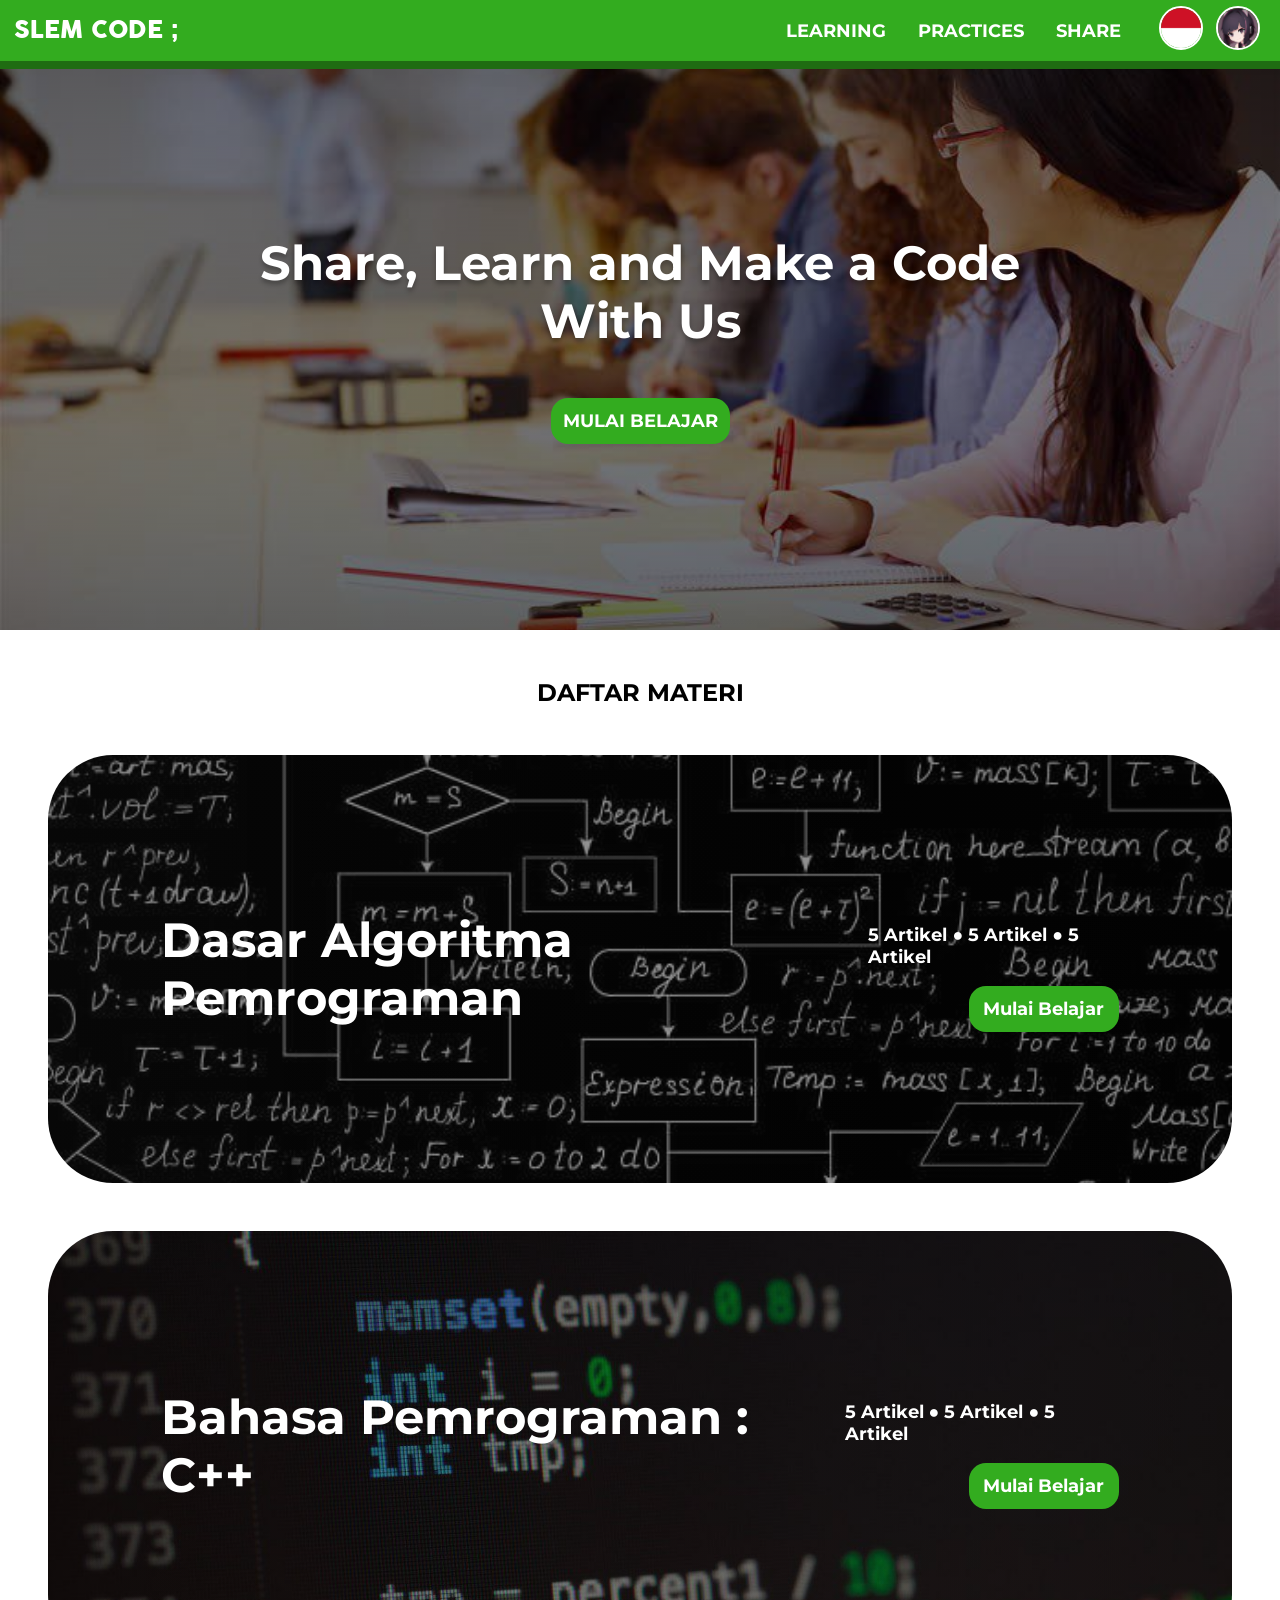
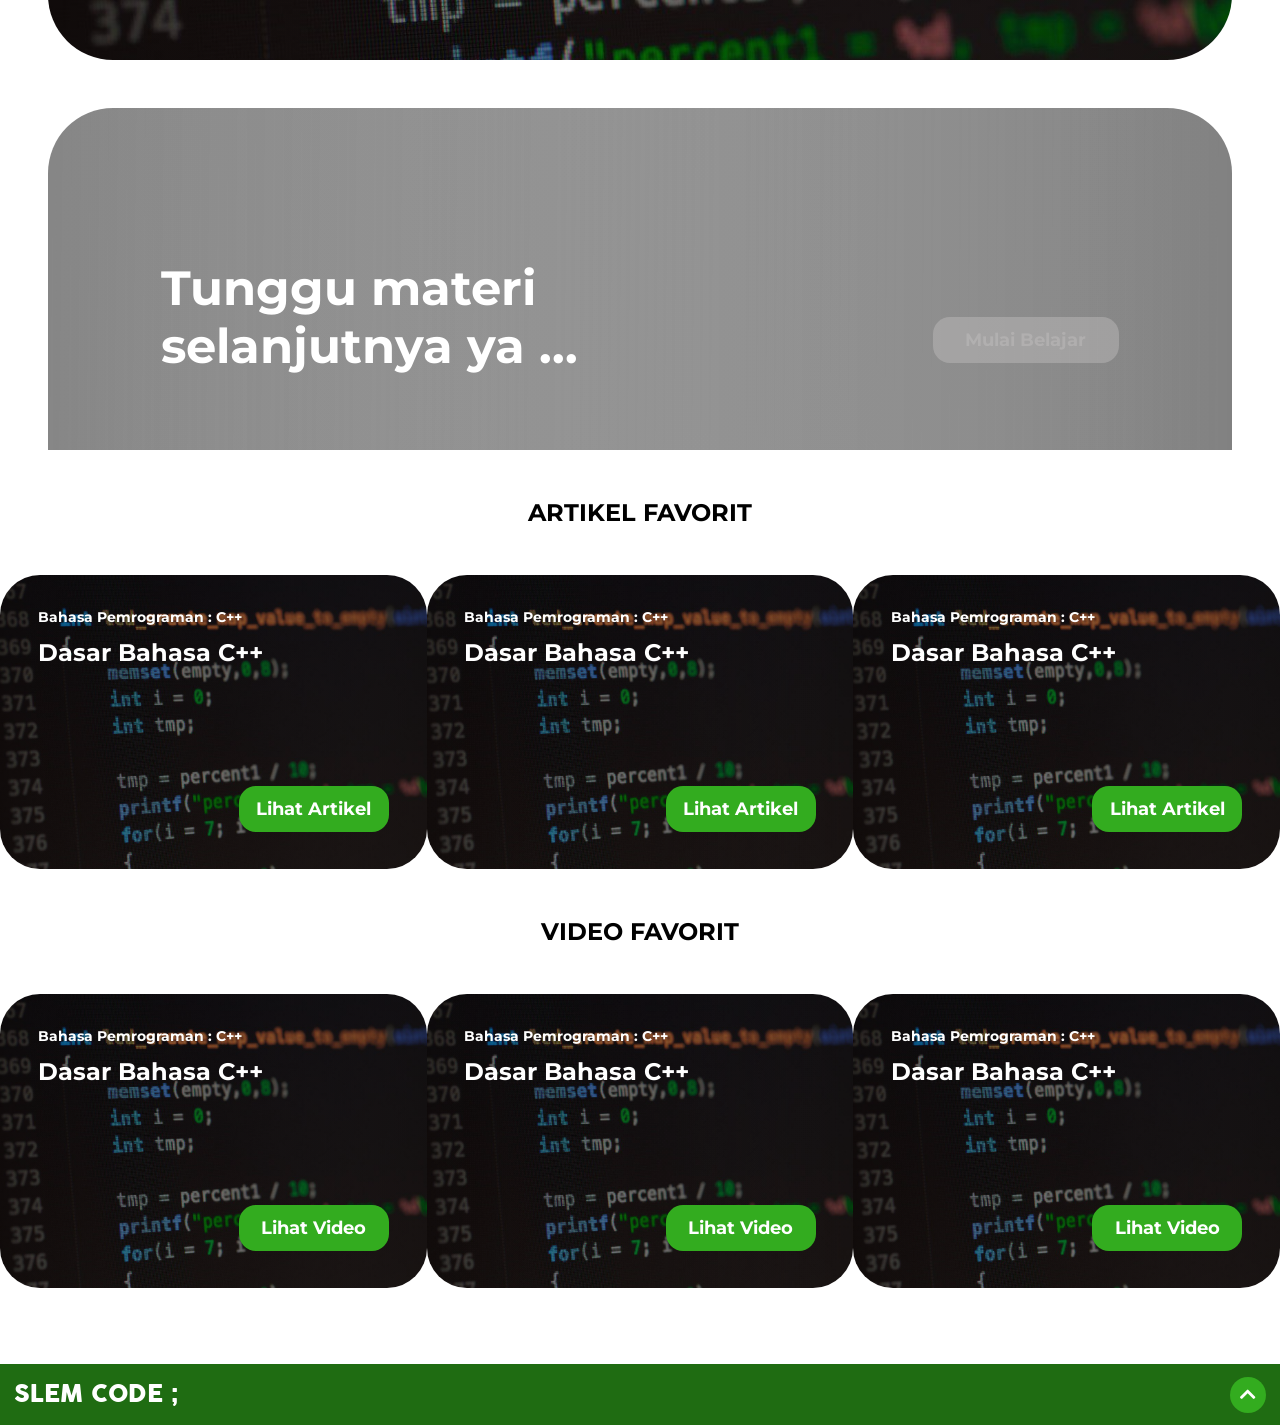
<file: Slem/index.html>
<!DOCTYPE html>
<html lang="en">
  <head>
    <meta charset="UTF-8" />
    <meta name="viewport" content="width=device-width, initial-scale=1.0" />
    <meta http-equiv="X-UA-Compatible" content="ie=edge" />
    <title>Home &ndash; SLEM CODE ;</title>
    <link
      rel="stylesheet"
      href="https://use.fontawesome.com/releases/v5.7.2/css/all.css"
      integrity="sha384-fnmOCqbTlWIlj8LyTjo7mOUStjsKC4pOpQbqyi7RrhN7udi9RwhKkMHpvLbHG9Sr"
      crossorigin="anonymous"
    />
    <link
      href="https://fonts.googleapis.com/css?family=Montserrat&display=swap"
      rel="stylesheet"
    />
    <link rel="stylesheet" href="styles/main.css" />
    <link rel="stylesheet" href="styles/home.css" />
  </head>
  <body>
    <nav class="navbar">
      <a href="" class="nav-brand nav-link">SLEM CODE ;</a>
      <a href="#" class="nav-link">LEARNING</a>
      <a href="#" class="nav-link">PRACTICES</a>
      <a href="#" class="nav-link">SHARE</a>
      <button class="nav-link lang-select ">
        <img src="assets/images/lang/ind.png" alt="ind.png" />
      </button>
      <button class="nav-link nav-user">
        <img src="assets/images/avatar.jpg" alt="avatar.jpg" />
      </button>
    </nav>

    <section id="main-banner-wrapper">
      <header class="main-banner">
        <p>
          Share, Learn and Make a Code <br />
          With Us
        </p>
        <a href="#daftar-materi" class="link-styling">MULAI BELAJAR</a>
      </header>
    </section>

    <section id="daftar-materi">
      <header>
        <h1>DAFTAR MATERI</h1>
      </header>
      <article>
        <div class="materi-dap materi-container">
          <div class="materi-container-header">Dasar Algoritma Pemrograman</div>
          <div class="materi-container-content">
            <p>
              <span>5 Artikel</span>
              <span>&#9679;</span>
              <span>5 Artikel</span>
              <span>&#9679;</span>
              <span>5 Artikel</span>
            </p>
            <a href="dasar_algoritma/" class="link-styling">Mulai Belajar</a>
          </div>
        </div>
        <div class="materi-cpp materi-container">
          <div class="materi-container-header">
            Bahasa Pemrograman : C++
          </div>
          <div class="materi-container-content">
            <p>
              <span>5 Artikel</span>
              <span>&#9679;</span>
              <span>5 Artikel</span>
              <span>&#9679;</span>
              <span>5 Artikel</span>
            </p>
            <a href="c_plus_plus/" class="link-styling">Mulai Belajar</a>
          </div>
        </div>
        <div class="materi-container">
          <div class="materi-container-header">
            Tunggu materi <br />
            selanjutnya ya ...
          </div>
          <div class="materi-container-content">
            <p>
              <span>&nbsp;</span>
            </p>
            <a class="link-styling disable-link">Mulai Belajar</a>
          </div>
        </div>
      </article>
    </section>

    <section id="materi-favorite">
      <!-- Artikel Favorit -->
      <header>
        <h1>ARTIKEL FAVORIT</h1>
      </header>
      <article>
        <div class="favorite-container materi-cpp">
          <div class="favorite-container-title-wrapper">
            <p class="favorite-container-materi">Bahasa Pemrograman : C++</p>
            <p class="favorite-container-title">Dasar Bahasa C++</p>
          </div>
          <div class="favorite-link-wrapper">
            <a href="#" class="link-styling">Lihat Artikel</a>
          </div>
        </div>
        <div class="favorite-container materi-cpp">
          <div class="favorite-container-title-wrapper">
            <p class="favorite-container-materi">Bahasa Pemrograman : C++</p>
            <p class="favorite-container-title">Dasar Bahasa C++</p>
          </div>
          <div class="favorite-link-wrapper">
            <a href="#" class="link-styling">Lihat Artikel</a>
          </div>
        </div>
        <div class="favorite-container materi-cpp">
          <div class="favorite-container-title-wrapper">
            <p class="favorite-container-materi">Bahasa Pemrograman : C++</p>
            <p class="favorite-container-title">Dasar Bahasa C++</p>
          </div>
          <div class="favorite-link-wrapper">
            <a href="#" class="link-styling">Lihat Artikel</a>
          </div>
        </div>
      </article>

      <!-- Video Favorit -->
      <header>
        <h1>VIDEO FAVORIT</h1>
      </header>
      <article>
        <div class="favorite-container materi-cpp">
          <div class="favorite-container-title-wrapper">
            <p class="favorite-container-materi">Bahasa Pemrograman : C++</p>
            <p class="favorite-container-title">Dasar Bahasa C++</p>
          </div>
          <div class="favorite-link-wrapper">
            <a href="#" class="link-styling">Lihat Video</a>
          </div>
        </div>
        <div class="favorite-container materi-cpp">
          <div class="favorite-container-title-wrapper">
            <p class="favorite-container-materi">Bahasa Pemrograman : C++</p>
            <p class="favorite-container-title">Dasar Bahasa C++</p>
          </div>
          <div class="favorite-link-wrapper">
            <a href="#" class="link-styling">Lihat Video</a>
          </div>
        </div>
        <div class="favorite-container materi-cpp">
          <div class="favorite-container-title-wrapper">
            <p class="favorite-container-materi">Bahasa Pemrograman : C++</p>
            <p class="favorite-container-title">Dasar Bahasa C++</p>
          </div>
          <div class="favorite-link-wrapper">
            <a href="#" class="link-styling">Lihat Video</a>
          </div>
        </div>
      </article>
    </section>

    <footer class="main-footer">
      <span class="nav-brand">SLEM CODE ;</span>
      <a href="#" class="nav-link">
        <i class="fas fa-chevron-up"></i>
      </a>
    </footer>
  </body>
</html>
</file>
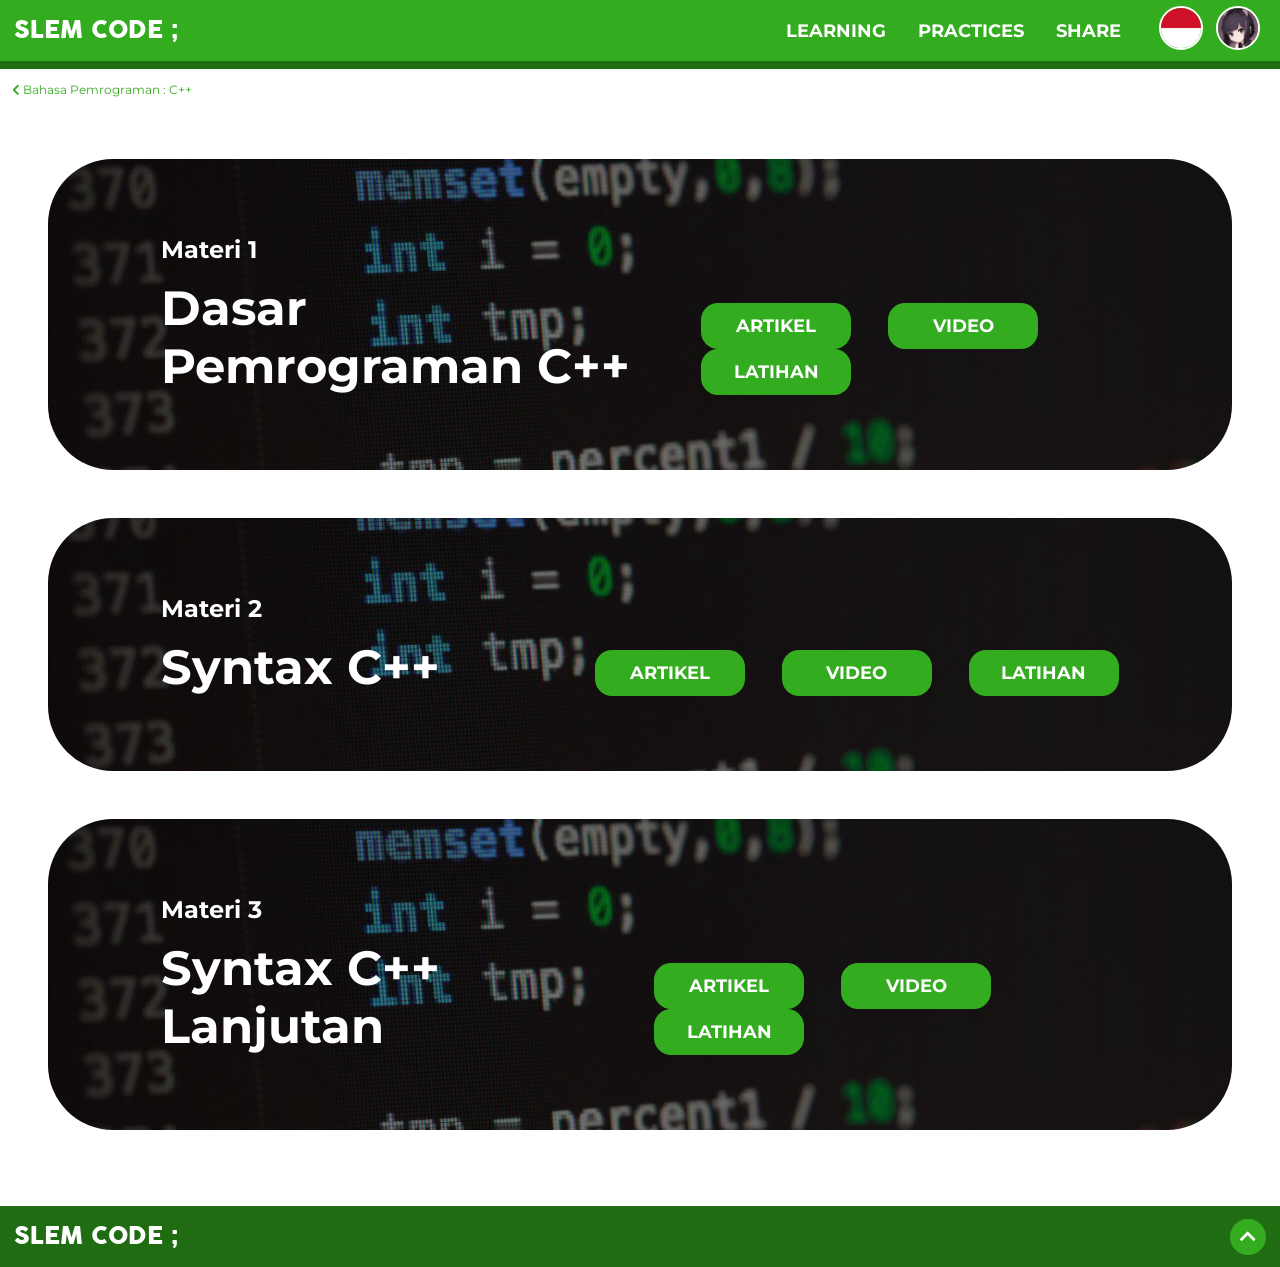
<file: Slem/c_plus_plus/index.html>
<!DOCTYPE html>
<html lang="en">
  <head>
    <meta charset="UTF-8" />
    <meta name="viewport" content="width=device-width, initial-scale=1.0" />
    <meta http-equiv="X-UA-Compatible" content="ie=edge" />
    <title>C Plus Plus &ndash; SLEM CODE ;</title>
    <link
      rel="stylesheet"
      href="https://use.fontawesome.com/releases/v5.7.2/css/all.css"
      integrity="sha384-fnmOCqbTlWIlj8LyTjo7mOUStjsKC4pOpQbqyi7RrhN7udi9RwhKkMHpvLbHG9Sr"
      crossorigin="anonymous"
    />
    <link
      href="https://fonts.googleapis.com/css?family=Montserrat&display=swap"
      rel="stylesheet"
    />
    <link rel="stylesheet" href="../styles/main.css" />
    <link rel="stylesheet" href="../styles/materi-page.css" />
  </head>
  <body>
    <nav class="navbar">
      <a href="../" class="nav-brand nav-link">SLEM CODE ;</a>
      <a href="#" class="nav-link">LEARNING</a>
      <a href="#" class="nav-link">PRACTICES</a>
      <a href="#" class="nav-link">SHARE</a>
      <button class="nav-link lang-select ">
        <img src="../assets/images/lang/ind.png" alt="ind.png" />
      </button>
      <button class="nav-link nav-user">
        <img src="../assets/images/avatar.jpg" alt="avatar.jpg" />
      </button>
    </nav>

    <section class="materi-wrapper">
      <header class="return-link-container">
        <a href="../">
          <i class="fas fa-chevron-left"></i>
          <span>Bahasa Pemrograman : C++</span>
        </a>
      </header>

      <article>
        <div class="materi-container materi-cpp">
          <div class="materi-header">
            <p class="materi-header-count">Materi 1</p>
            <p class="materi-header-title">
              Dasar Pemrograman C++
            </p>
          </div>
          <div class="materi-link-container">
            <span>
              <a
                href="articles/dasar-pemrograman-c++.html"
                class="link-styling"
              >
                ARTIKEL
              </a>
            </span>
            <span>
              <a href="videos/dasar-pemrograman-c++.html" class="link-styling">
                VIDEO
              </a>
            </span>
            <span>
              <a
                href="practices/dasar-pemrograman-c++.html"
                class="link-styling"
              >
                LATIHAN
              </a>
            </span>
          </div>
        </div>
      </article>

      <article>
        <div class="materi-container materi-cpp">
          <div class="materi-header">
            <p class="materi-header-count">Materi 2</p>
            <p class="materi-header-title">Syntax C++</p>
          </div>
          <div class="materi-link-container">
            <span>
              <a href="#" class="link-styling">ARTIKEL</a>
            </span>
            <span>
              <a href="#" class="link-styling">VIDEO</a>
            </span>
            <span>
              <a href="#" class="link-styling">LATIHAN</a>
            </span>
          </div>
        </div>
      </article>

      <article>
        <div class="materi-container materi-cpp">
          <div class="materi-header">
            <p class="materi-header-count">Materi 3</p>
            <p class="materi-header-title">Syntax C++ Lanjutan</p>
          </div>
          <div class="materi-link-container">
            <span>
              <a href="#" class="link-styling">ARTIKEL</a>
            </span>
            <span>
              <a href="#" class="link-styling">VIDEO</a>
            </span>
            <span>
              <a href="#" class="link-styling">LATIHAN</a>
            </span>
          </div>
        </div>
      </article>
    </section>

    <footer class="main-footer">
      <span class="nav-brand">SLEM CODE ;</span>
      <a href="#" class="nav-link">
        <i class="fas fa-chevron-up"></i>
      </a>
    </footer>
  </body>
</html>
</file>
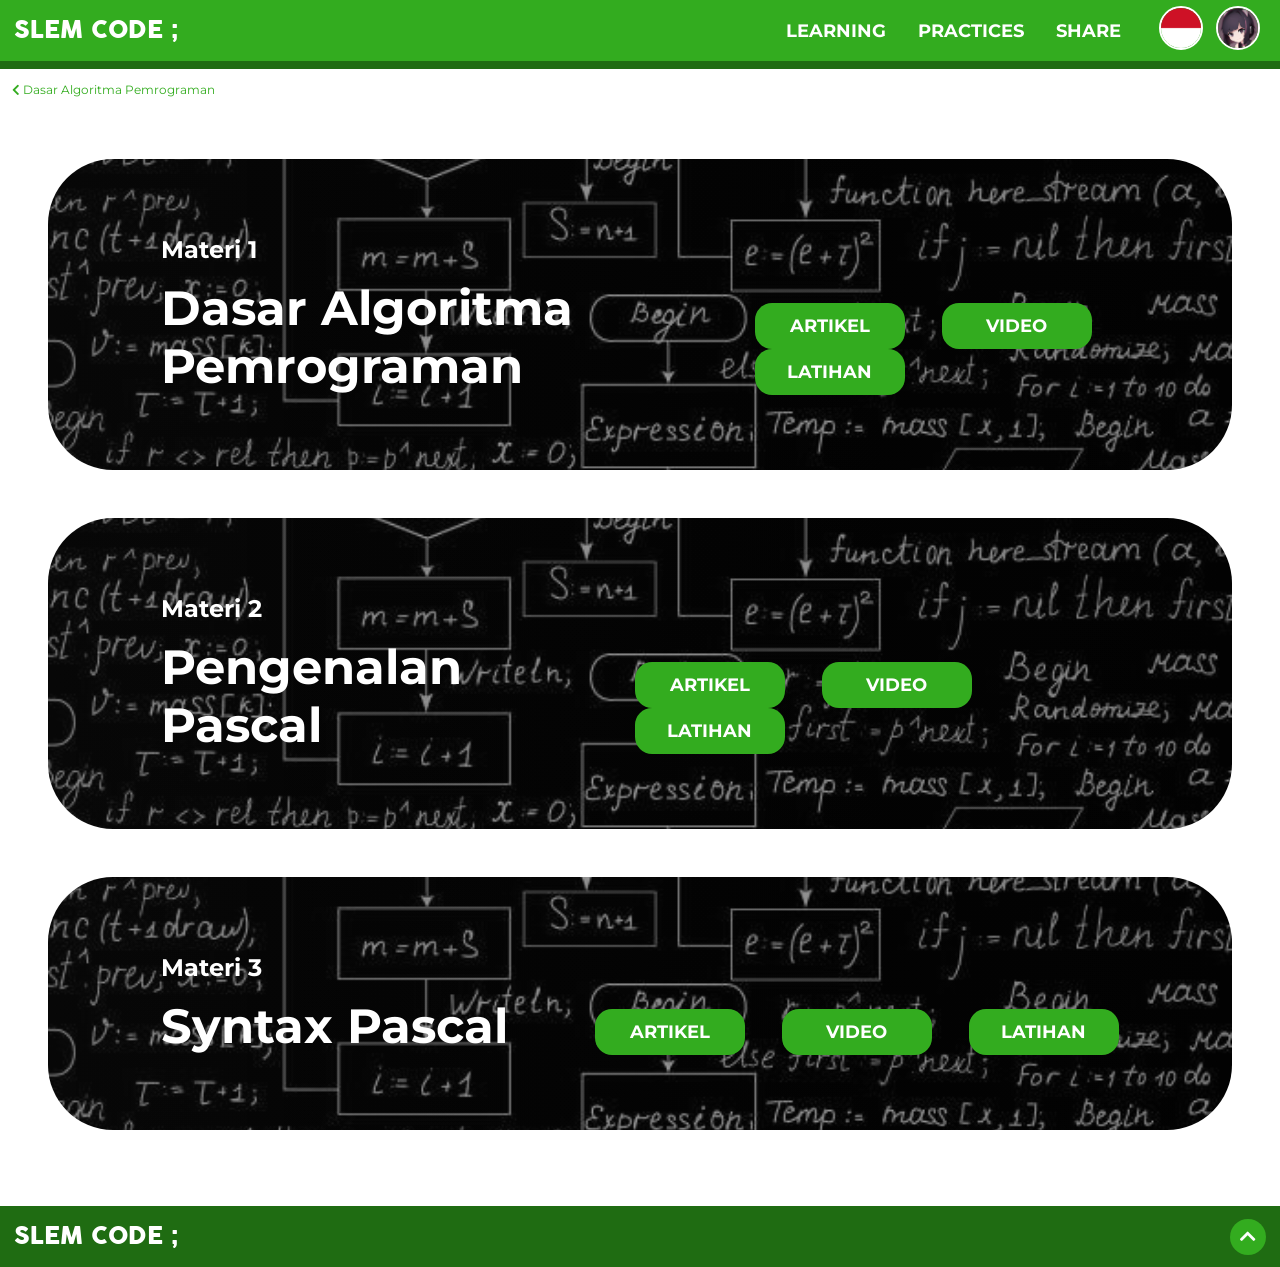
<file: Slem/dasar_algoritma/index.html>
<!DOCTYPE html>
<html lang="en">
  <head>
    <meta charset="UTF-8" />
    <meta name="viewport" content="width=device-width, initial-scale=1.0" />
    <meta http-equiv="X-UA-Compatible" content="ie=edge" />
    <title>C Plus Plus &ndash; SLEM CODE ;</title>
    <link
      rel="stylesheet"
      href="https://use.fontawesome.com/releases/v5.7.2/css/all.css"
      integrity="sha384-fnmOCqbTlWIlj8LyTjo7mOUStjsKC4pOpQbqyi7RrhN7udi9RwhKkMHpvLbHG9Sr"
      crossorigin="anonymous"
    />
    <link
      href="https://fonts.googleapis.com/css?family=Montserrat"
      rel="stylesheet"
    />
    <link rel="stylesheet" href="../styles/main.css" />
    <link rel="stylesheet" href="../styles/materi-page.css" />
  </head>
  <body>
    <nav class="navbar">
      <a href="/" class="nav-brand nav-link">SLEM CODE ;</a>
      <a href="#" class="nav-link">LEARNING</a>
      <a href="#" class="nav-link">PRACTICES</a>
      <a href="#" class="nav-link">SHARE</a>
      <button class="nav-link lang-select ">
        <img src="../assets/images/lang/ind.png" alt="ind.png" />
      </button>
      <button class="nav-link nav-user">
        <img src="../assets/images/avatar.jpg" alt="avatar.jpg" />
      </button>
    </nav>

    <section class="materi-wrapper">
      <header class="return-link-container">
        <a href="../">
          <i class="fas fa-chevron-left"></i>
          <span>Dasar Algoritma Pemrograman</span>
        </a>
      </header>

      <article>
        <div class="materi-container materi-dap">
          <div class="materi-header">
            <p class="materi-header-count">Materi 1</p>
            <p class="materi-header-title">
              Dasar Algoritma Pemrograman
            </p>
          </div>
          <div class="materi-link-container">
            <span>
              <a href="#" class="link-styling">ARTIKEL</a>
            </span>
            <span>
              <a href="#" class="link-styling">VIDEO</a>
            </span>
            <span>
              <a href="#" class="link-styling">LATIHAN</a>
            </span>
          </div>
        </div>
      </article>

      <article>
        <div class="materi-container materi-dap">
          <div class="materi-header">
            <p class="materi-header-count">Materi 2</p>
            <p class="materi-header-title">
              Pengenalan Pascal
            </p>
          </div>
          <div class="materi-link-container">
            <span>
              <a href="#" class="link-styling">ARTIKEL</a>
            </span>
            <span>
              <a href="#" class="link-styling">VIDEO</a>
            </span>
            <span>
              <a href="#" class="link-styling">LATIHAN</a>
            </span>
          </div>
        </div>
      </article>

      <article>
        <div class="materi-container materi-dap">
          <div class="materi-header">
            <p class="materi-header-count">Materi 3</p>
            <p class="materi-header-title">Syntax Pascal</p>
          </div>
          <div class="materi-link-container">
            <span>
              <a href="#" class="link-styling">ARTIKEL</a>
            </span>
            <span>
              <a href="#" class="link-styling">VIDEO</a>
            </span>
            <span>
              <a href="#" class="link-styling">LATIHAN</a>
            </span>
          </div>
        </div>
      </article>
    </section>

    <footer class="main-footer">
      <span class="nav-brand">SLEM CODE ;</span>
      <a href="#" class="nav-link">
        <i class="fas fa-chevron-up"></i>
      </a>
    </footer>
  </body>
</html>
</file>
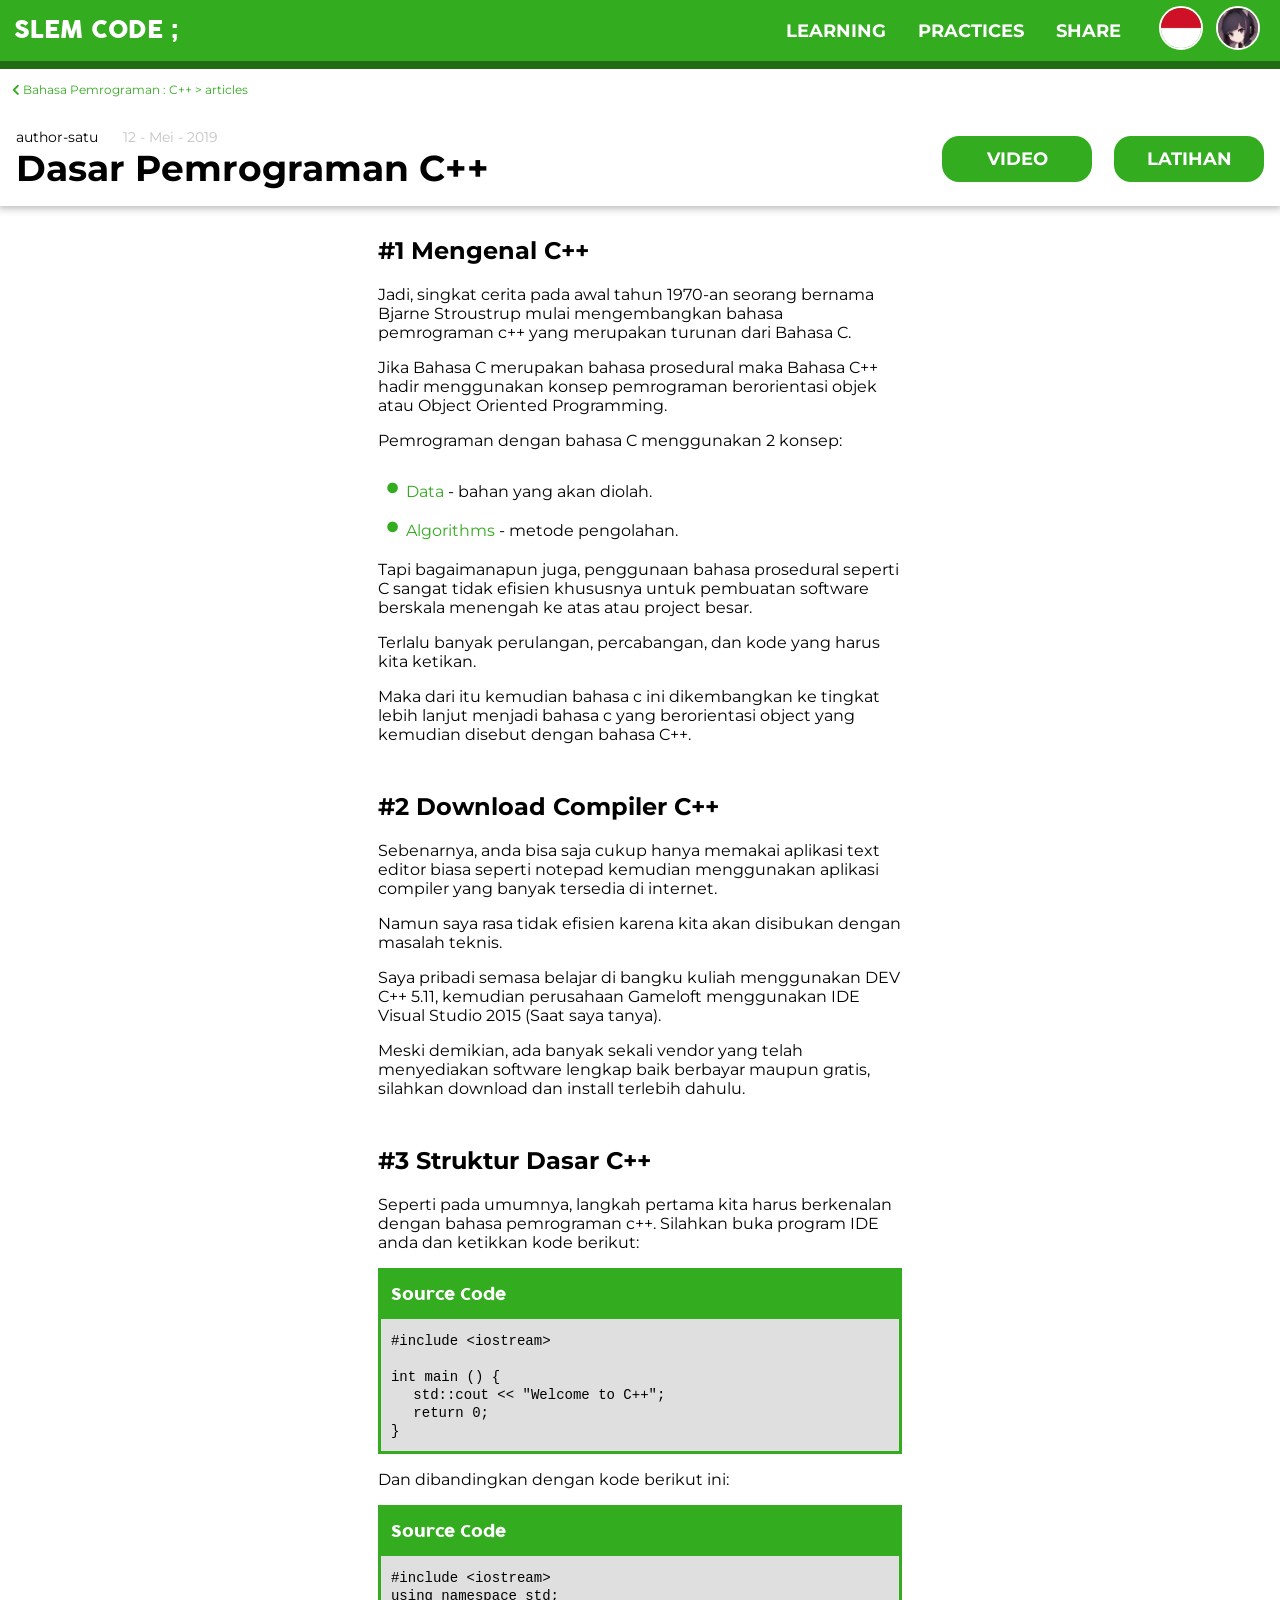
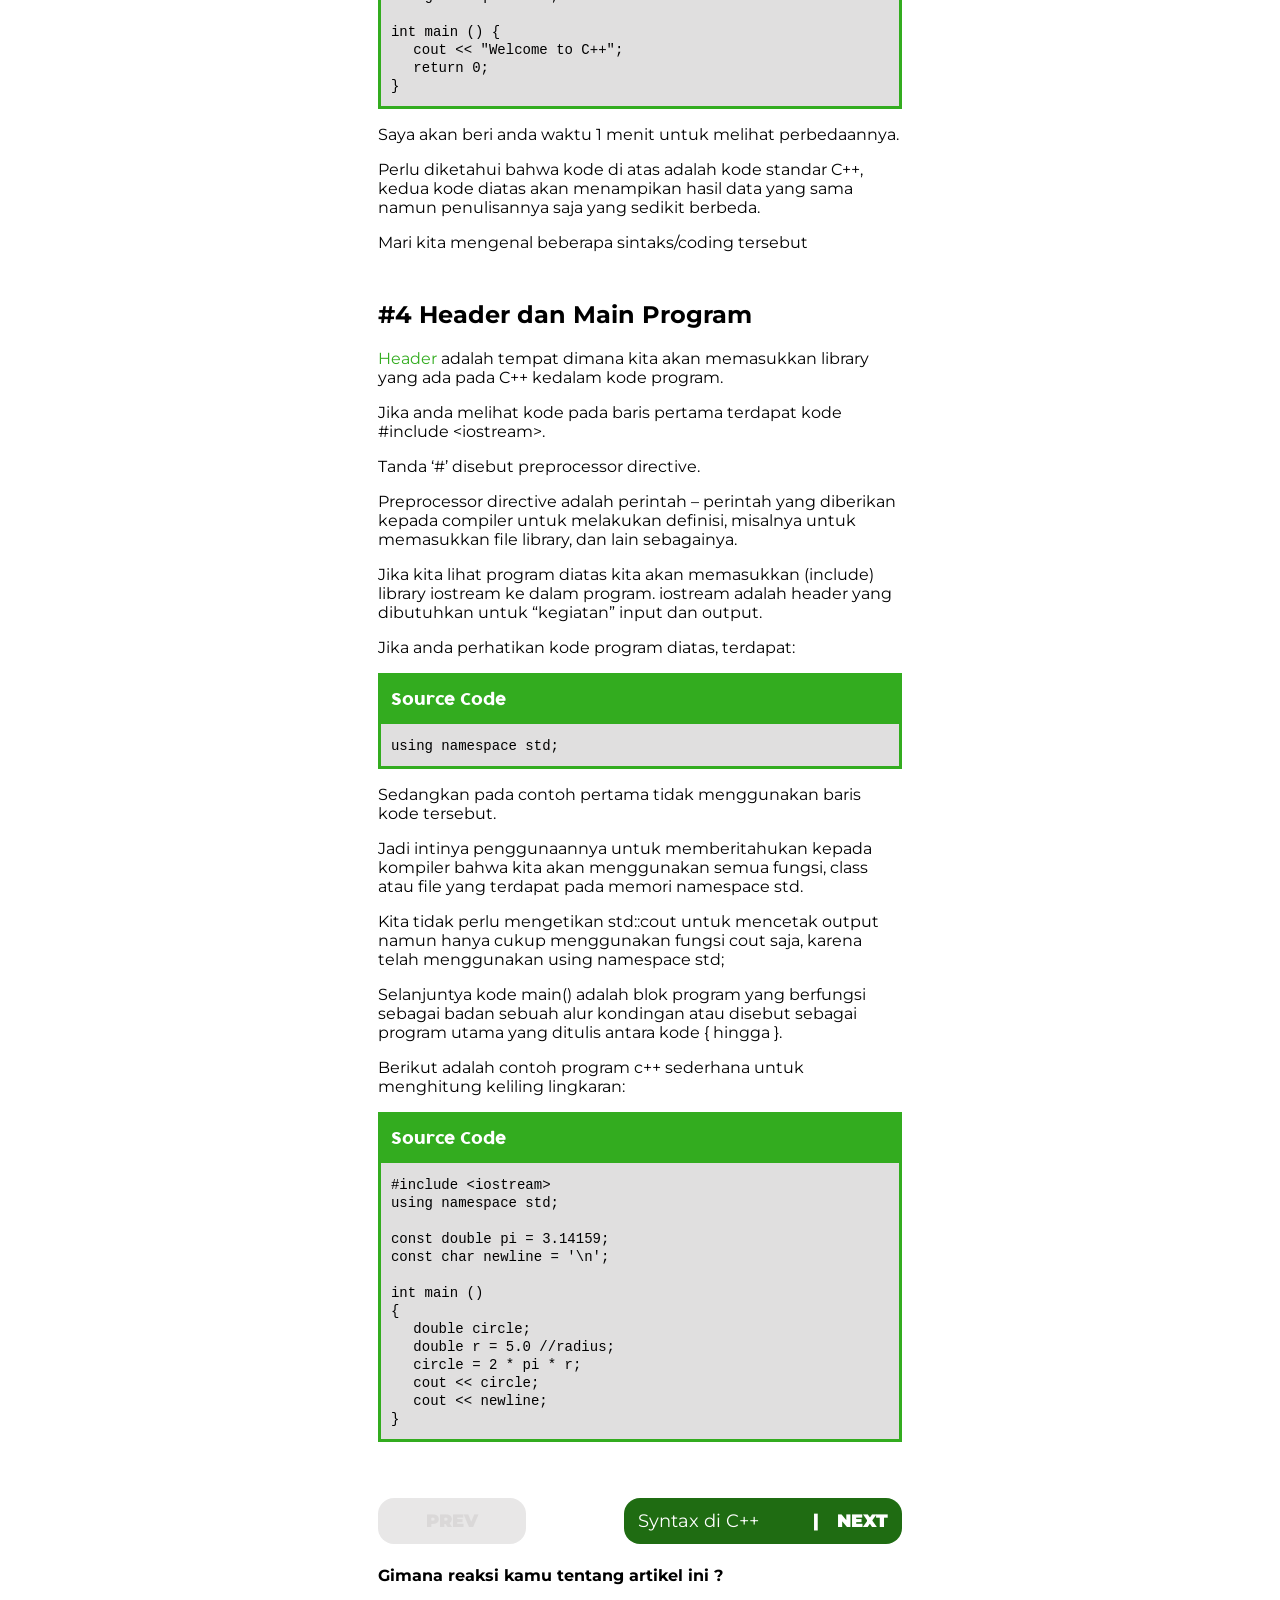
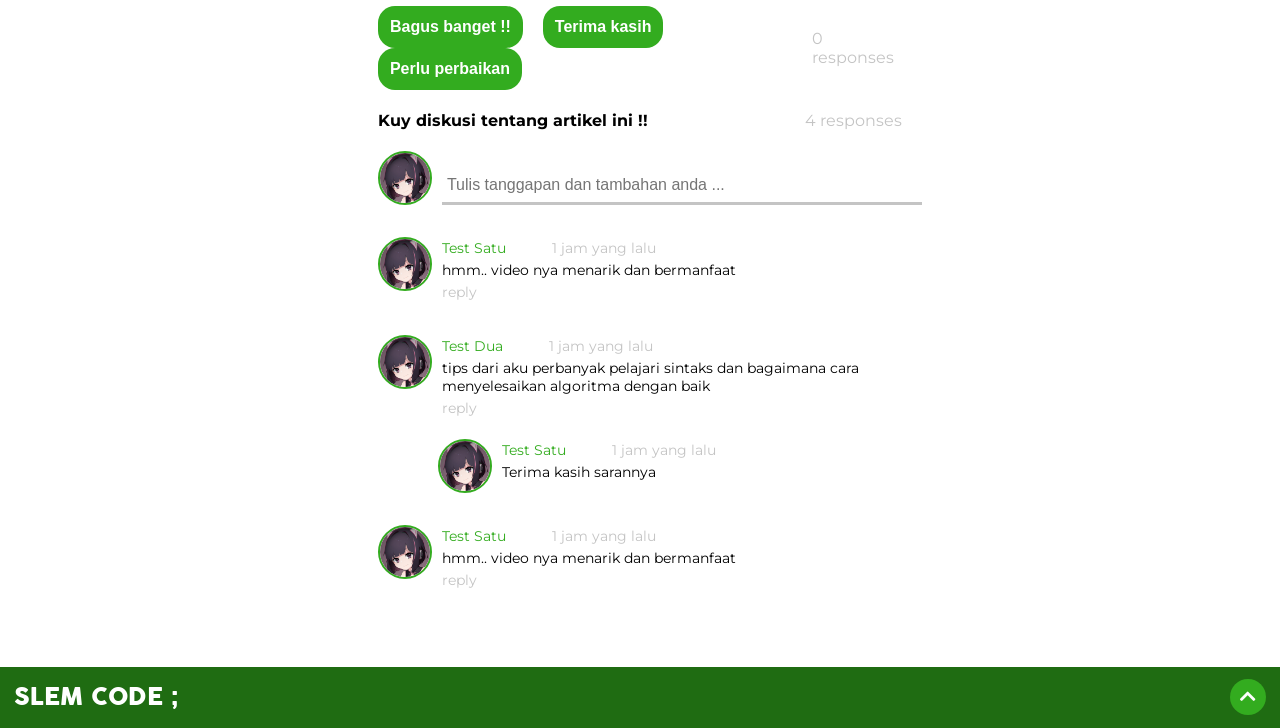
<file: Slem/c_plus_plus/articles/dasar-pemrograman-c++.html>
<!DOCTYPE html>
<html lang="en">
  <head>
    <meta charset="UTF-8" />
    <meta name="viewport" content="width=device-width, initial-scale=1.0" />
    <meta http-equiv="X-UA-Compatible" content="ie=edge" />
    <title>C Plus Plus &ndash; SLEM CODE ;</title>
    <link
      rel="stylesheet"
      href="https://use.fontawesome.com/releases/v5.7.2/css/all.css"
      integrity="sha384-fnmOCqbTlWIlj8LyTjo7mOUStjsKC4pOpQbqyi7RrhN7udi9RwhKkMHpvLbHG9Sr"
      crossorigin="anonymous"
    />
    <link
      href="https://fonts.googleapis.com/css?family=Montserrat&display=swap"
      rel="stylesheet"
    />
    <link rel="stylesheet" href="../../styles/main.css" />
    <link rel="stylesheet" href="../../styles/articles.css" />
    <link rel="stylesheet" href="../../styles/article-header.css" />
    <link rel="stylesheet" href="../../styles/code-box.css" />
    <link rel="stylesheet" href="../../styles/extras.css" />
  </head>
  <body>
    <nav class="navbar">
      <a href="../../" class="nav-brand nav-link">SLEM CODE ;</a>
      <a href="#" class="nav-link">LEARNING</a>
      <a href="#" class="nav-link">PRACTICES</a>
      <a href="#" class="nav-link">SHARE</a>
      <button class="nav-link lang-select ">
        <img src="../../assets/images/lang/ind.png" alt="ind.png" />
      </button>
      <button class="nav-link nav-user">
        <img src="../../assets/images/avatar.jpg" alt="avatar.jpg" />
      </button>
    </nav>

    <header class="main-header-wrapper">
      <div class="return-link-container">
        <a href="../">
          <i class="fas fa-chevron-left"></i>
          <span>Bahasa Pemrograman : C++ > articles</span>
        </a>
      </div>

      <div class="header-text-wrapper header-padding">
        <div class="header-text-left">
          <span>author-satu</span>
          <span class="date-published gray-text">12 - Mei - 2019</span>
          <div>Dasar Pemrograman C++</div>
        </div>
        <div class="header-text-right">
          <a href="../videos/dasar-pemrograman-c++.html" class="link-styling">
            VIDEO
          </a>
          <a
            href="../practices/dasar-pemrograman-c++.html"
            class="link-styling"
          >
            LATIHAN
          </a>
        </div>
      </div>
    </header>

    <div class="content-wrapper">
      <section class="content-container">
        <header>
          <h2>#1 Mengenal C++</h2>
        </header>
        <article>
          <p>
            Jadi, singkat cerita pada awal tahun 1970-an seorang bernama Bjarne
            Stroustrup mulai mengembangkan bahasa pemrograman c++ yang merupakan
            turunan dari Bahasa C.
          </p>
          <p>
            Jika Bahasa C merupakan bahasa prosedural maka Bahasa C++ hadir
            menggunakan konsep pemrograman berorientasi objek atau Object
            Oriented Programming.
          </p>
          <p>Pemrograman dengan bahasa C menggunakan 2 konsep:</p>
          <ul>
            <li>
              <span class="highlight-item">Data</span> - bahan yang akan diolah.
            </li>
            <li>
              <span class="highlight-item">Algorithms</span> - metode
              pengolahan.
            </li>
          </ul>
          <p>
            Tapi bagaimanapun juga, penggunaan bahasa prosedural seperti C
            sangat tidak efisien khususnya untuk pembuatan software berskala
            menengah ke atas atau project besar.
          </p>
          <p>
            Terlalu banyak perulangan, percabangan, dan kode yang harus kita
            ketikan.
          </p>
          <p>
            Maka dari itu kemudian bahasa c ini dikembangkan ke tingkat lebih
            lanjut menjadi bahasa c yang berorientasi object yang kemudian
            disebut dengan bahasa C++.
          </p>
        </article>
      </section>

      <section class="content-container">
        <header>
          <h2>#2 Download Compiler C++</h2>
        </header>
        <article>
          <p>
            Sebenarnya, anda bisa saja cukup hanya memakai aplikasi text editor
            biasa seperti notepad kemudian menggunakan aplikasi compiler yang
            banyak tersedia di internet.
          </p>
          <p>
            Namun saya rasa tidak efisien karena kita akan disibukan dengan
            masalah teknis.
          </p>
          <p>
            Saya pribadi semasa belajar di bangku kuliah menggunakan DEV C++
            5.11, kemudian perusahaan Gameloft menggunakan IDE Visual Studio
            2015 (Saat saya tanya).
          </p>
          <p>
            Meski demikian, ada banyak sekali vendor yang telah menyediakan
            software lengkap baik berbayar maupun gratis, silahkan download dan
            install terlebih dahulu.
          </p>
        </article>
      </section>

      <section class="content-container">
        <header>
          <h2>#3 Struktur Dasar C++</h2>
        </header>

        <article>
          <p>
            Seperti pada umumnya, langkah pertama kita harus berkenalan dengan
            bahasa pemrograman c++. Silahkan buka program IDE anda dan ketikkan
            kode berikut:
          </p>
          <div class="code-box-wrapper">
            <div class="code-box-title">Source Code</div>
            <div class="code-box">
              <code>
                #include &lt;iostream&gt; <br /><br />
                int main () { <br />
                &emsp; std::cout &lt;&lt; "Welcome to C++"; <br />
                &emsp; return 0; <br />
                }
              </code>
            </div>
          </div>
          <p>Dan dibandingkan dengan kode berikut ini:</p>
          <div class="code-box-wrapper">
            <div class="code-box-title">Source Code</div>
            <div class="code-box">
              <code>
                #include &lt;iostream&gt; <br />
                using namespace std; <br /><br />
                int main () { <br />
                &emsp; cout &lt;&lt; "Welcome to C++"; <br />
                &emsp; return 0; <br />
                }
              </code>
            </div>
          </div>
          <p>Saya akan beri anda waktu 1 menit untuk melihat perbedaannya.</p>
          <p>
            Perlu diketahui bahwa kode di atas adalah kode standar C++, kedua
            kode diatas akan menampikan hasil data yang sama namun penulisannya
            saja yang sedikit berbeda.
          </p>
          <p>Mari kita mengenal beberapa sintaks/coding tersebut</p>
        </article>
      </section>

      <section class="content-container">
        <header>
          <h2>#4 Header dan Main Program</h2>
        </header>
        <article>
          <p>
            <span class="highlight-item">Header</span> adalah tempat dimana kita
            akan memasukkan library yang ada pada C++ kedalam kode program.
          </p>
          <p>
            Jika anda melihat kode pada baris pertama terdapat kode #include
            &lt;iostream&gt;.
          </p>
          <p>Tanda ‘#’ disebut preprocessor directive.</p>
          <p>
            Preprocessor directive adalah perintah – perintah yang diberikan
            kepada compiler untuk melakukan definisi, misalnya untuk memasukkan
            file library, dan lain sebagainya.
          </p>
          <p>
            Jika kita lihat program diatas kita akan memasukkan (include)
            library iostream ke dalam program. iostream adalah header yang
            dibutuhkan untuk “kegiatan” input dan output.
          </p>
          <p>Jika anda perhatikan kode program diatas, terdapat:</p>
          <div class="code-box-wrapper">
            <div class="code-box-title">Source Code</div>
            <div class="code-box">
              <code>using namespace std;</code>
            </div>
          </div>
          <p>
            Sedangkan pada contoh pertama tidak menggunakan baris kode tersebut.
          </p>
          <p>
            Jadi intinya penggunaannya untuk memberitahukan kepada kompiler
            bahwa kita akan menggunakan semua fungsi, class atau file yang
            terdapat pada memori namespace std.
          </p>
          <p>
            Kita tidak perlu mengetikan std::cout untuk mencetak output namun
            hanya cukup menggunakan fungsi cout saja, karena telah menggunakan
            using namespace std;
          </p>
          <p>
            Selanjuntya kode main() adalah blok program yang berfungsi sebagai
            badan sebuah alur kondingan atau disebut sebagai program utama yang
            ditulis antara kode { hingga }.
          </p>
          <p>
            Berikut adalah contoh program c++ sederhana untuk menghitung
            keliling lingkaran:
          </p>
          <div class="code-box-wrapper">
            <div class="code-box-title">Source Code</div>
            <div class="code-box">
              <code>
                #include &lt;iostream&gt; <br />
                using namespace std; <br />
                <br />
                const double pi = 3.14159; <br />
                const char newline = '\n'; <br />
                <br />
                int main () <br />
                { <br />
                &emsp; double circle; <br />
                &emsp; double r = 5.0 //radius; <br />
                &emsp; circle = 2 * pi * r; <br />
                &emsp; cout &lt;&lt; circle; <br />
                &emsp; cout &lt;&lt; newline; <br />
                }
              </code>
            </div>
          </div>
        </article>

        <footer class="content-footer">
          <a href="#" class="link-article-footer disable-link">
            PREV
          </a>
          <a href="#" class="link-article-footer">
            <span>Syntax di C++</span>
            <span>|&emsp;NEXT</span>
          </a>
        </footer>
      </section>

      <section class="reaction-wrapper">
        <header>
          <h4>Gimana reaksi kamu tentang artikel ini ?</h4>
        </header>
        <article class="reaction-container">
          <div class="reaction-button-wrapper">
            <button class="reaction-button button-style">
              Bagus banget !!
            </button>
            <button class="reaction-button button-style">Terima kasih</button>
            <button class="reaction-button button-style">
              Perlu perbaikan
            </button>
          </div>
          <span class="gray-text">0 responses</span>
        </article>
      </section>

      <section class="comment-wrapper">
        <header>
          <h4>Kuy diskusi tentang artikel ini !!</h4>
          <span class="gray-text">4 responses</span>
        </header>
        <div class="comment-form-container">
          <a href="#" class="comment-avatar">
            <img src="../../assets/images/avatar.jpg" alt="avatar.jpg" />
          </a>
          <form action="">
            <input
              type="text"
              placeholder="Tulis tanggapan dan tambahan anda ..."
              class="comment-input"
            />
          </form>
        </div>

        <article class="comment-container">
          <div class="main-comment">
            <a href="#" class="comment-avatar">
              <img src="../../assets/images/avatar.jpg" alt="avatar.jpg" />
            </a>
            <div class="comment-placeholder">
              <div class="comment-title">
                <span>Test Satu</span>
                <span class="gray-text">1 jam yang lalu</span>
              </div>
              <div>hmm.. video nya menarik dan bermanfaat</div>
              <div class="gray-text">reply</div>
            </div>
          </div>
        </article>

        <article class="comment-container">
          <div class="main-comment">
            <a href="#" class="comment-avatar">
              <img src="../../assets/images/avatar.jpg" alt="avatar.jpg" />
            </a>
            <div class="comment-placeholder">
              <div class="comment-title">
                <span>Test Dua</span>
                <span class="gray-text">1 jam yang lalu</span>
              </div>
              <div>
                tips dari aku perbanyak pelajari sintaks dan bagaimana cara
                menyelesaikan algoritma dengan baik
              </div>
              <div class="gray-text">reply</div>
            </div>
          </div>

          <div class="reply-comment">
            <a href="#" class="comment-avatar">
              <img src="../../assets/images/avatar.jpg" alt="avatar.jpg" />
            </a>
            <div class="comment-placeholder">
              <div class="comment-title">
                <span>Test Satu</span>
                <span class="gray-text">1 jam yang lalu</span>
              </div>
              <div>Terima kasih sarannya</div>
            </div>
          </div>
        </article>

        <article class="comment-container">
          <div class="main-comment">
            <a href="#" class="comment-avatar">
              <img src="../../assets/images/avatar.jpg" alt="avatar.jpg" />
            </a>
            <div class="comment-placeholder">
              <div class="comment-title">
                <span>Test Satu</span>
                <span class="gray-text">1 jam yang lalu</span>
              </div>
              <div>hmm.. video nya menarik dan bermanfaat</div>
              <div class="gray-text">reply</div>
            </div>
          </div>
        </article>
      </section>
    </div>

    <footer class="main-footer">
      <span class="nav-brand">SLEM CODE ;</span>
      <a href="#" class="nav-link">
        <i class="fas fa-chevron-up"></i>
      </a>
    </footer>
  </body>
</html>
</file>
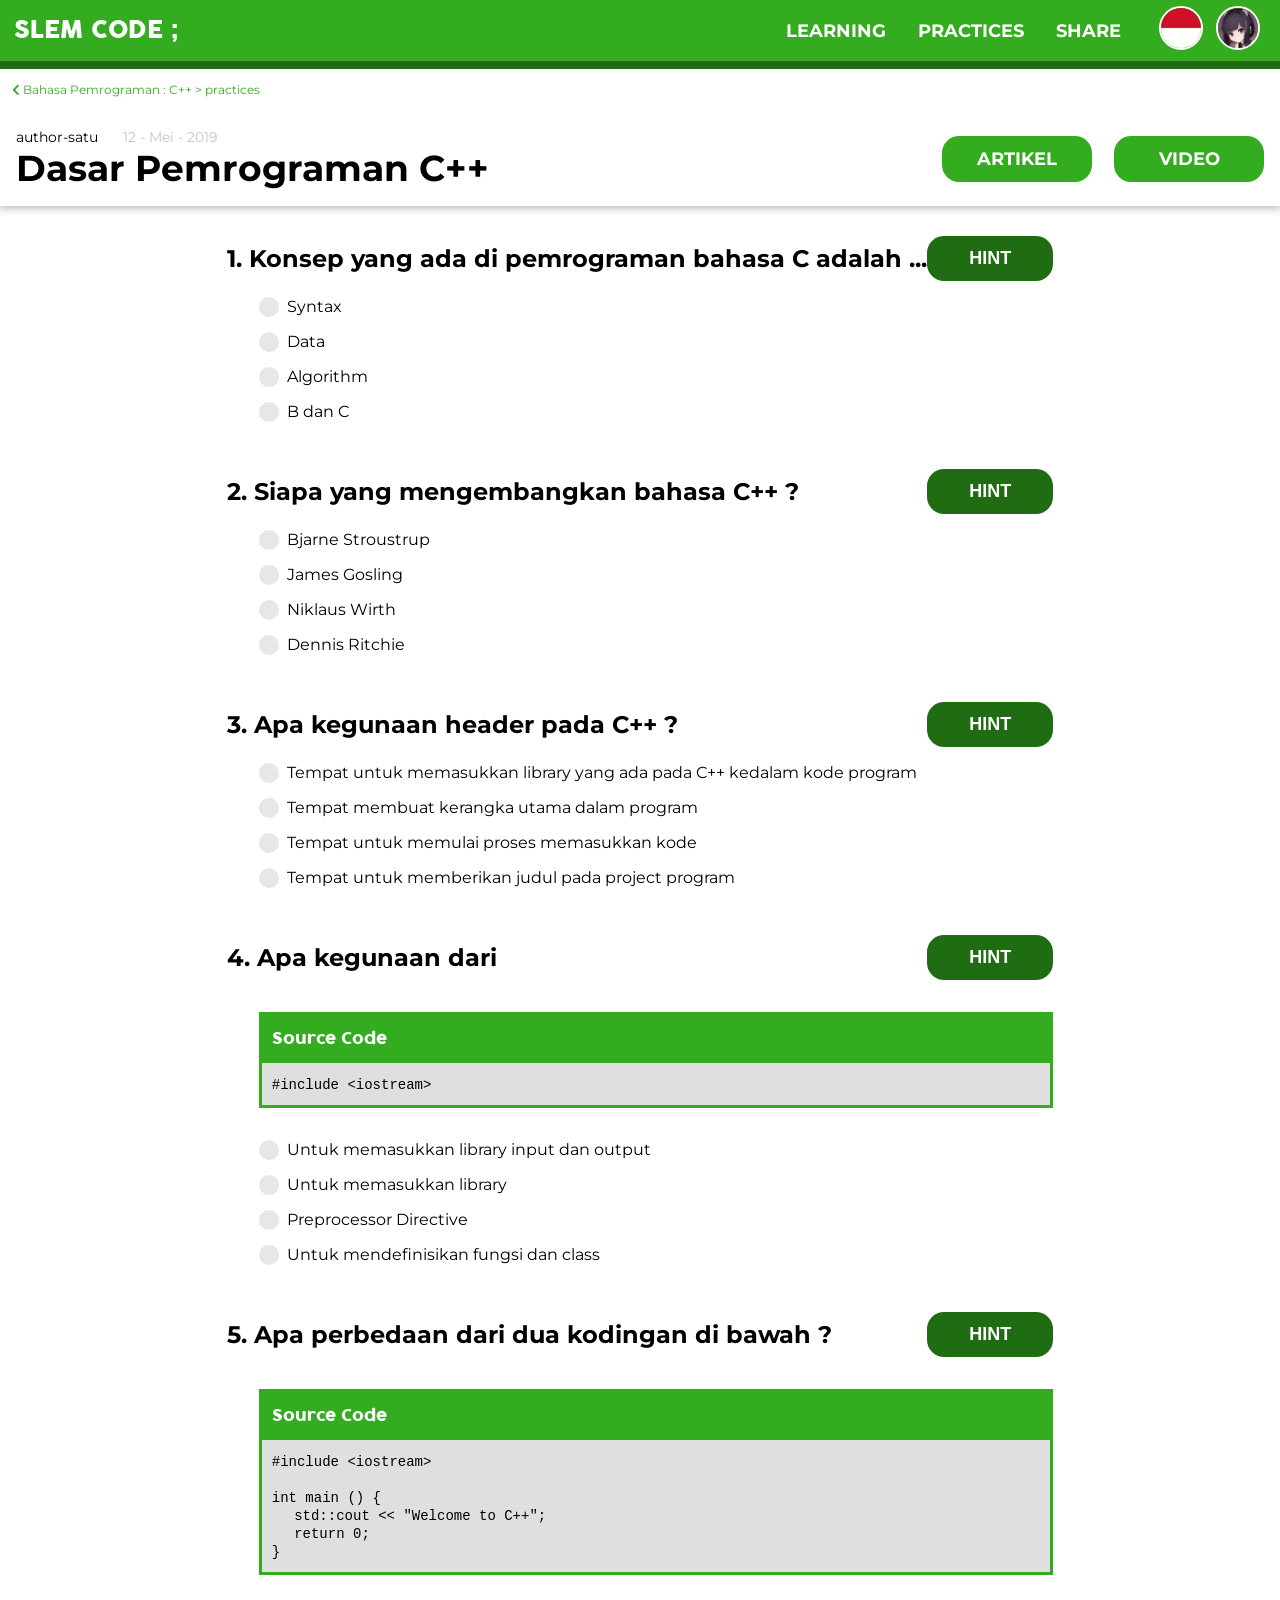
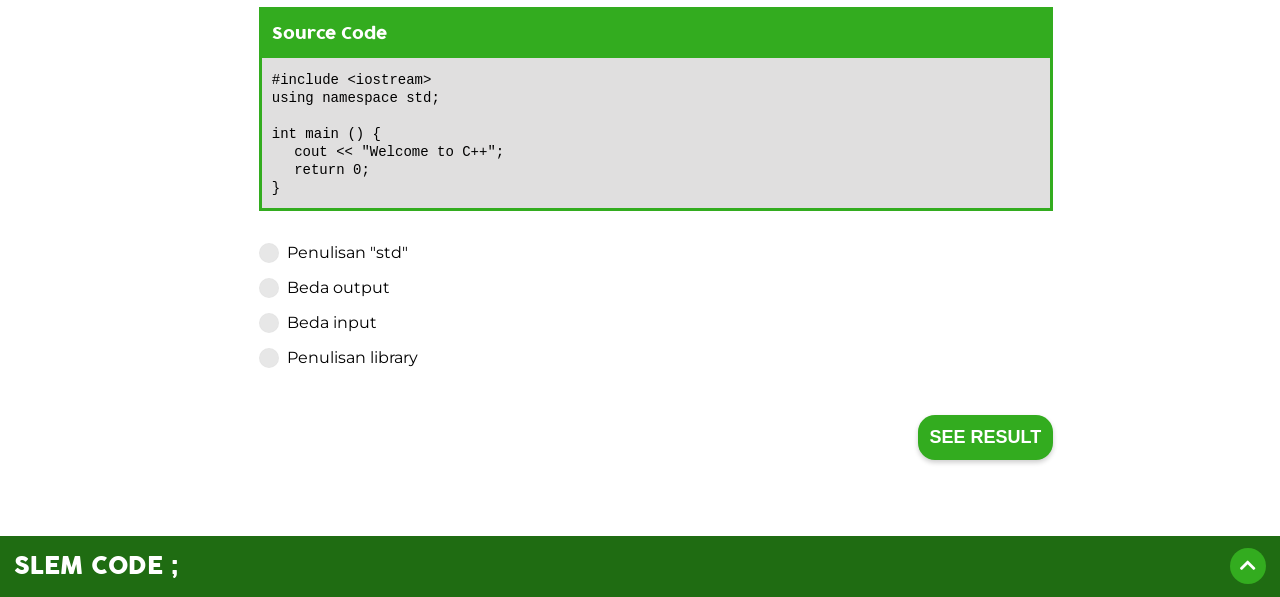
<file: Slem/c_plus_plus/practices/dasar-pemrograman-c++.html>
<!DOCTYPE html>
<html lang="en">
  <head>
    <meta charset="UTF-8" />
    <meta name="viewport" content="width=device-width, initial-scale=1.0" />
    <meta http-equiv="X-UA-Compatible" content="ie=edge" />
    <title>C Plus Plus &ndash; SLEM CODE ;</title>
    <link
      rel="stylesheet"
      href="https://use.fontawesome.com/releases/v5.7.2/css/all.css"
      integrity="sha384-fnmOCqbTlWIlj8LyTjo7mOUStjsKC4pOpQbqyi7RrhN7udi9RwhKkMHpvLbHG9Sr"
      crossorigin="anonymous"
    />
    <link
      href="https://fonts.googleapis.com/css?family=Montserrat&display=swap"
      rel="stylesheet"
    />
    <link rel="stylesheet" href="../../styles/main.css" />
    <link rel="stylesheet" href="../../styles/practices.css" />
    <link rel="stylesheet" href="../../styles/article-header.css" />
    <link rel="stylesheet" href="../../styles/code-box.css" />
  </head>
  <body>
    <nav class="navbar">
      <a href="../../" class="nav-brand nav-link">SLEM CODE ;</a>
      <a href="#" class="nav-link">LEARNING</a>
      <a href="#" class="nav-link">PRACTICES</a>
      <a href="#" class="nav-link">SHARE</a>
      <button class="nav-link lang-select ">
        <img src="../../assets/images/lang/ind.png" alt="ind.png" />
      </button>
      <button class="nav-link nav-user">
        <img src="../../assets/images/avatar.jpg" alt="avatar.jpg" />
      </button>
    </nav>

    <section class="main-header-wrapper">
      <header>
        <div class="return-link-container">
          <a href="../">
            <i class="fas fa-chevron-left"></i>
            <span>Bahasa Pemrograman : C++ > practices</span>
          </a>
        </div>

        <div class="header-text-wrapper header-padding">
          <div class="header-text-left">
            <span>author-satu</span>
            <span class="date-published gray-text">12 - Mei - 2019</span>
            <div>Dasar Pemrograman C++</div>
          </div>
          <div class="header-text-right">
            <a
              href="../articles/dasar-pemrograman-c++.html"
              class="link-styling"
            >
              ARTIKEL
            </a>
            <a href="../videos/dasar-pemrograman-c++.html" class="link-styling">
              VIDEO
            </a>
          </div>
        </div>
      </header>
    </section>

    <div class="content-wrapper">
      <form>
        <section class="content-container">
          <header class="content-title">
            <h2>1. Konsep yang ada di pemrograman bahasa C adalah ...</h2>
            <button class="dark-green button-style">HINT</button>
          </header>
          <article>
            <div class="content-answer">
              <div>
                <input type="radio" name="answer1" id="syntax" />
                <label for="syntax">Syntax</label>
              </div>
              <div>
                <input type="radio" name="answer1" id="data" />
                <label for="data">Data</label>
              </div>
              <div>
                <input type="radio" name="answer1" id="algorithm" />
                <label for="algorithm">Algorithm</label>
              </div>
              <div>
                <input type="radio" name="answer1" id="b-dan-c" />
                <label for="b-dan-c">B dan C</label>
              </div>
            </div>
          </article>
        </section>

        <section class="content-container">
          <header class="content-title">
            <h2>2. Siapa yang mengembangkan bahasa C++ ?</h2>
            <button class="dark-green button-style">HINT</button>
          </header>
          <article>
            <div class="content-answer">
              <div>
                <input type="radio" name="answer2" id="BjarneStroustrup" />
                <label for="BjarneStroustrup">Bjarne Stroustrup</label>
              </div>
              <div>
                <input type="radio" name="answer2" id="JamesGosling" />
                <label for="JamesGosling">James Gosling</label>
              </div>
              <div>
                <input type="radio" name="answer2" id="NiklausWirth" />
                <label for="NiklausWirth">Niklaus Wirth</label>
              </div>
              <div>
                <input type="radio" name="answer2" id="DennisRitchie" />
                <label for="Dennis Ritchie">Dennis Ritchie</label>
              </div>
            </div>
          </article>
        </section>

        <section class="content-container">
          <header class="content-title">
            <h2>3. Apa kegunaan header pada C++ ?</h2>
            <button class="dark-green button-style">HINT</button>
          </header>
          <article>
            <div class="content-answer">
              <div>
                <input type="radio" name="answer3" id="library" />
                <label for="library">
                  Tempat untuk memasukkan library yang ada pada C++ kedalam kode
                  program
                </label>
              </div>
              <div>
                <input type="radio" name="answer3" id="kerangka" />
                <label for="kerangka">
                  Tempat membuat kerangka utama dalam program
                </label>
              </div>
              <div>
                <input type="radio" name="answer3" id="proses" />
                <label for="proses">
                  Tempat untuk memulai proses memasukkan kode
                </label>
              </div>
              <div>
                <input type="radio" name="answer3" id="judul" />
                <label for="judul">
                  Tempat untuk memberikan judul pada project program
                </label>
              </div>
            </div>
          </article>
        </section>

        <section class="content-container">
          <div class="content-title">
            <h2>4. Apa kegunaan dari</h2>
            <button class="dark-green button-style">HINT</button>
          </div>
          <article>
            <div class="code-box-wrapper">
              <div class="code-box-title">Source Code</div>
              <div class="code-box">
                <code>
                  #include &lt;iostream&gt;
                </code>
              </div>
            </div>
            <div class="content-answer">
              <div>
                <input type="radio" name="answer4" id="libraryInput" />
                <label for="libraryInput">
                  Untuk memasukkan library input dan output
                </label>
              </div>
              <div>
                <input type="radio" name="answer4" id="masukLibray" />
                <label for="masukLibrary">
                  Untuk memasukkan library
                </label>
              </div>
              <div>
                <input type="radio" name="answer4" id="directive" />
                <label for="directive">
                  Preprocessor Directive
                </label>
              </div>
              <div>
                <input type="radio" name="answer4" id="definisi" />
                <label for="definisi">
                  Untuk mendefinisikan fungsi dan class
                </label>
              </div>
            </div>
          </article>
        </section>

        <section class="content-container">
          <div class="content-title">
            <h2>5. Apa perbedaan dari dua kodingan di bawah ?</h2>
            <button class="dark-green button-style">HINT</button>
          </div>
          <article>
            <div class="code-box-wrapper">
              <div class="code-box-title">Source Code</div>
              <div class="code-box">
                <code>
                  #include &lt;iostream&gt; <br /><br />
                  int main () { <br />
                  &emsp; std::cout &lt;&lt; "Welcome to C++"; <br />
                  &emsp; return 0; <br />
                  }
                </code>
              </div>
            </div>
            <div class="code-box-wrapper">
              <div class="code-box-title">Source Code</div>
              <div class="code-box">
                <code>
                  #include &lt;iostream&gt; <br />
                  using namespace std; <br /><br />
                  int main () { <br />
                  &emsp; cout &lt;&lt; "Welcome to C++"; <br />
                  &emsp; return 0; <br />
                  }
                </code>
              </div>
            </div>
            <div class="content-answer">
              <div>
                <input type="radio" name="answer5" id="std" />
                <label for="std">
                  Penulisan "std"
                </label>
              </div>
              <div>
                <input type="radio" name="answer5" id="output" />
                <label for="output">
                  Beda output
                </label>
              </div>
              <div>
                <input type="radio" name="answer5" id="input" />
                <label for="input">
                  Beda input
                </label>
              </div>
              <div>
                <input type="radio" name="answer5" id="penulisanLibrary" />
                <label for="penulisanLibrary">
                  Penulisan library
                </label>
              </div>
            </div>
          </article>
        </section>

        <footer class="content-footer">
          <button class="result button-style">SEE RESULT</button>
        </footer>
      </form>
    </div>

    <footer class="main-footer">
      <span class="nav-brand">SLEM CODE ;</span>
      <a href="#" class="nav-link">
        <i class="fas fa-chevron-up"></i>
      </a>
    </footer>
  </body>
</html>
</file>
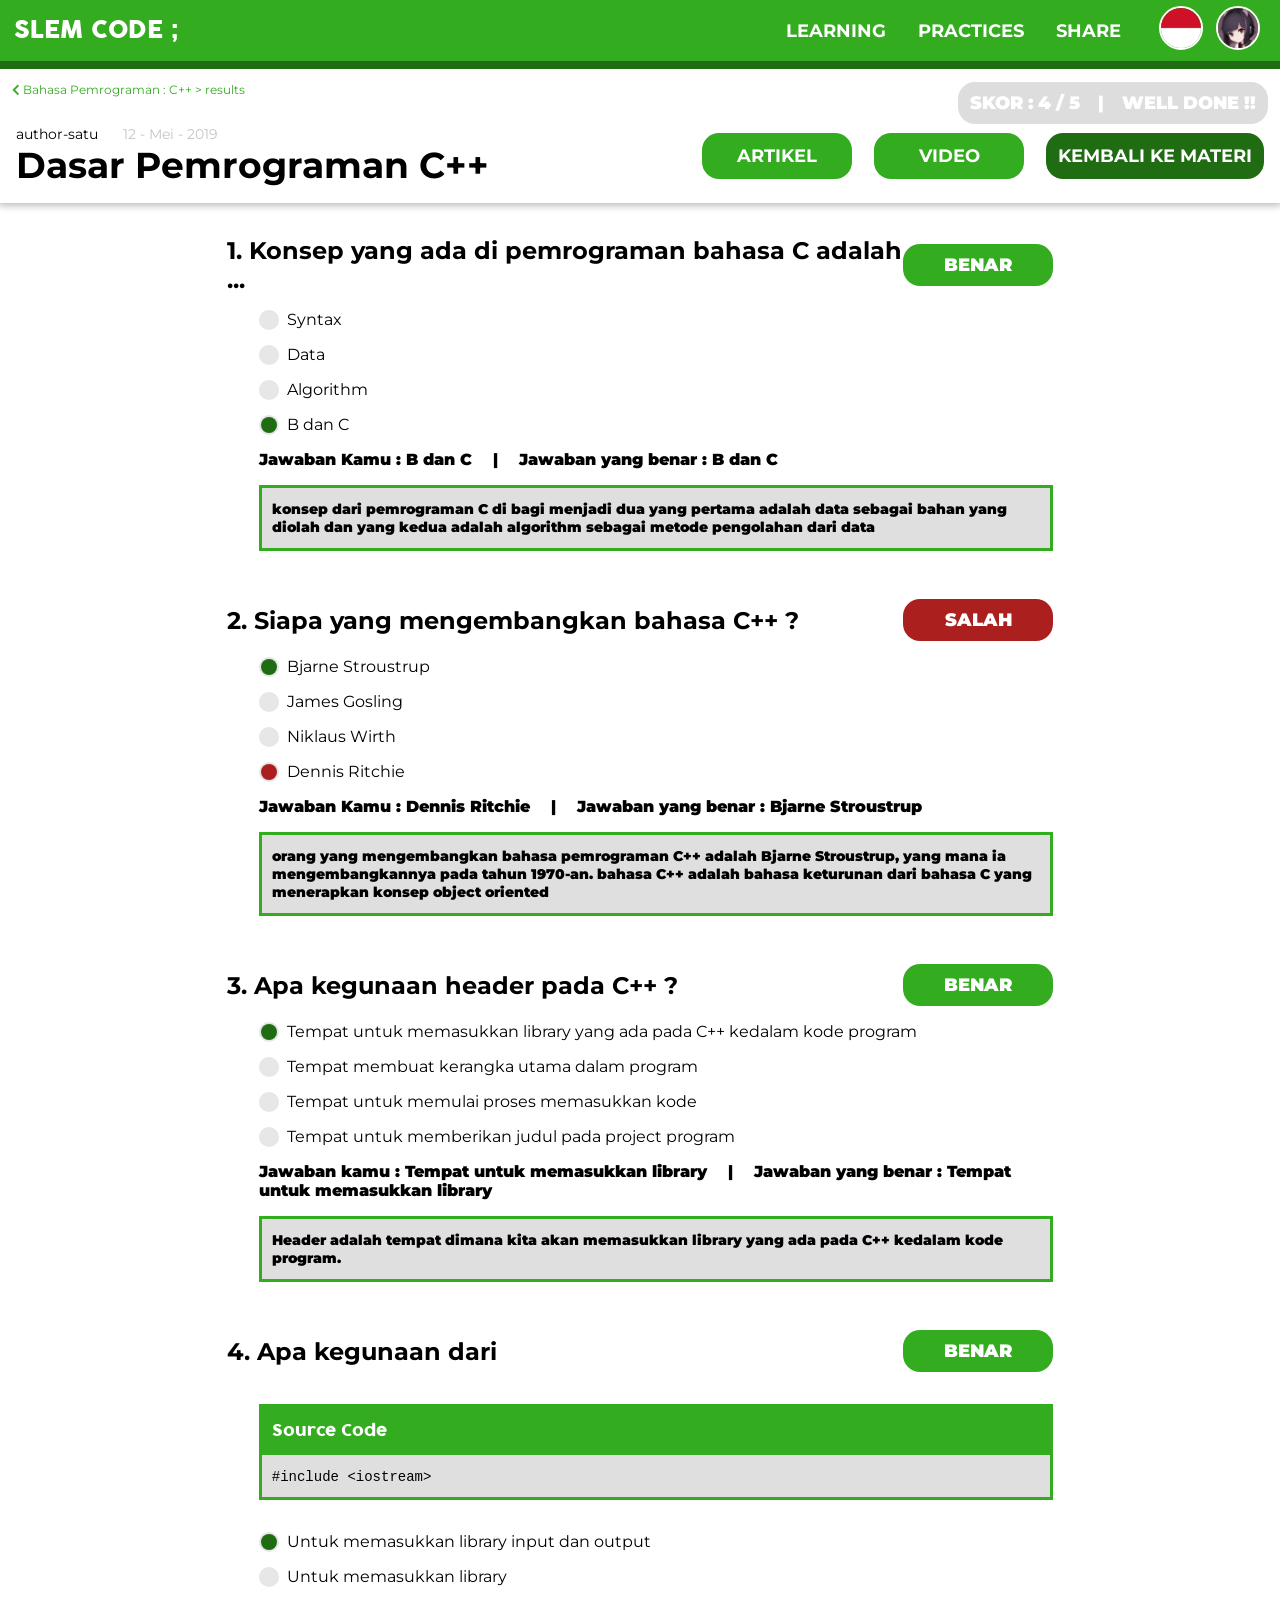
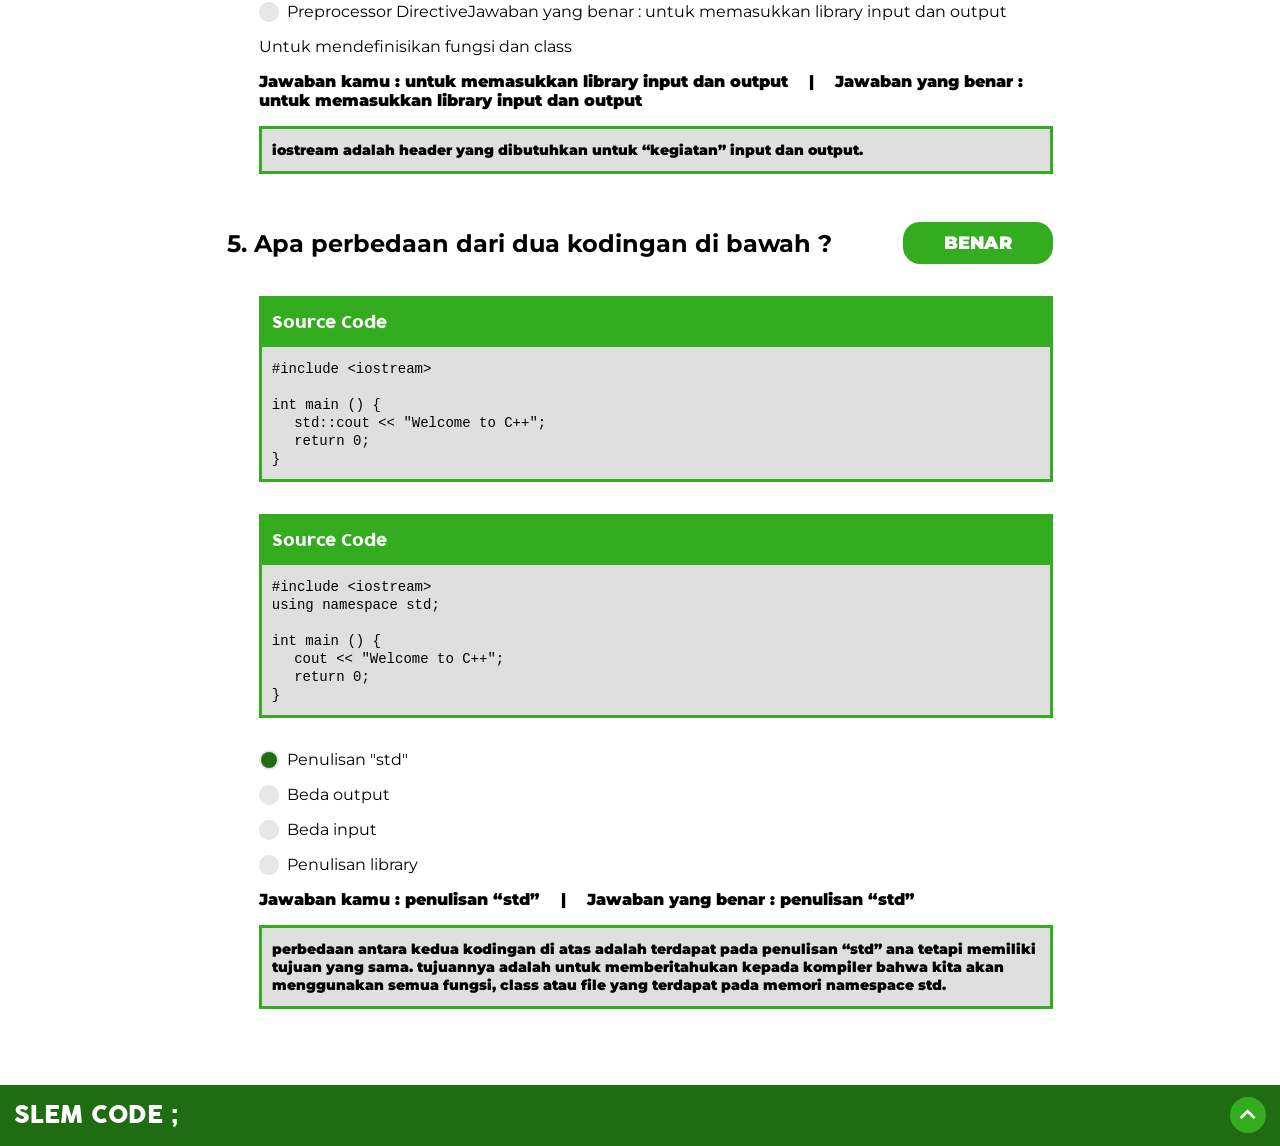
<file: Slem/c_plus_plus/results/dasar-pemrograman-c++.html>
<!DOCTYPE html>
<html lang="en">
  <head>
    <meta charset="UTF-8" />
    <meta name="viewport" content="width=device-width, initial-scale=1.0" />
    <meta http-equiv="X-UA-Compatible" content="ie=edge" />
    <title>C Plus Plus &ndash; SLEM CODE ;</title>
    <link
      rel="stylesheet"
      href="https://use.fontawesome.com/releases/v5.7.2/css/all.css"
      integrity="sha384-fnmOCqbTlWIlj8LyTjo7mOUStjsKC4pOpQbqyi7RrhN7udi9RwhKkMHpvLbHG9Sr"
      crossorigin="anonymous"
    />
    <link
      href="https://fonts.googleapis.com/css?family=Montserrat&display=swap"
      rel="stylesheet"
    />
    <link rel="stylesheet" href="../../styles/main.css" />
    <link rel="stylesheet" href="../../styles/practices.css" />
    <link rel="stylesheet" href="../../styles/article-header.css" />
    <link rel="stylesheet" href="../../styles/code-box.css" />
  </head>
  <body>
    <nav class="navbar">
      <a href="../../" class="nav-brand nav-link">SLEM CODE ;</a>
      <a href="#" class="nav-link">LEARNING</a>
      <a href="#" class="nav-link">PRACTICES</a>
      <a href="#" class="nav-link">SHARE</a>
      <button class="nav-link lang-select ">
        <img src="../../assets/images/lang/ind.png" alt="ind.png" />
      </button>
      <button class="nav-link nav-user">
        <img src="../../assets/images/avatar.jpg" alt="avatar.jpg" />
      </button>
    </nav>

    <section class="main-header-wrapper">
      <header>
        <div class="return-link-container no-space">
          <a href="../">
            <i class="fas fa-chevron-left"></i>
            <span>Bahasa Pemrograman : C++ > results</span>
          </a>
          <span class="span-styling"
            >SKOR : 4 / 5&emsp;|&emsp;WELL DONE !!</span
          >
        </div>

        <div class="header-text-wrapper header-padding no-space">
          <div class="header-text-left">
            <span>author-satu</span>
            <span class="date-published gray-text">12 - Mei - 2019</span>
            <div>Dasar Pemrograman C++</div>
          </div>
          <div class="header-text-right">
            <a
              href="../articles/dasar-pemrograman-c++.html"
              class="link-styling"
            >
              ARTIKEL
            </a>
            <a href="../videos/dasar-pemrograman-c++.html" class="link-styling">
              VIDEO
            </a>
            <a href="../../c_plus_plus/" class="link-styling dark-green"
              >KEMBALI KE MATERI</a
            >
          </div>
        </div>
      </header>
    </section>

    <div class="content-wrapper">
      <form>
        <section class="content-container">
          <header class="content-title">
            <h2>1. Konsep yang ada di pemrograman bahasa C adalah ...</h2>
            <span class="benar span-styling">BENAR</span>
          </header>
          <article>
            <div class="content-answer">
              <div>
                <input type="radio" name="answer1" id="syntax" />
                <label for="syntax">Syntax</label>
              </div>
              <div>
                <input type="radio" name="answer1" id="data" />
                <label for="data">Data</label>
              </div>
              <div>
                <input type="radio" name="answer1" id="algorithm" />
                <label for="algorithm">Algorithm</label>
              </div>
              <div>
                <input type="radio" name="answer1" id="b-dan-c" checked />
                <label for="b-dan-c">B dan C</label>
              </div>
            </div>
          </article>
          <article class="summary">
            <p>
              <span>Jawaban Kamu : B dan C</span>
              &emsp;|&emsp;
              <span>Jawaban yang benar : B dan C</span>
            </p>
            <div class="code-box-wrapper no-space">
              <div class="code-box">
                konsep dari pemrograman C di bagi menjadi dua yang pertama
                adalah data sebagai bahan yang diolah dan yang kedua adalah
                algorithm sebagai metode pengolahan dari data
              </div>
            </div>
          </article>
        </section>

        <section class="content-container">
          <header class="content-title">
            <h2>2. Siapa yang mengembangkan bahasa C++ ?</h2>
            <span class="salah span-styling">SALAH</span>
          </header>
          <article>
            <div class="content-answer">
              <div>
                <input
                  type="radio"
                  name="answer2"
                  id="BjarneStroustrup"
                  checked
                />
                <label for="BjarneStroustrup">Bjarne Stroustrup</label>
              </div>
              <div>
                <input type="radio" name="answer2" id="JamesGosling" />
                <label for="JamesGosling">James Gosling</label>
              </div>
              <div>
                <input type="radio" name="answer2" id="NiklausWirth" />
                <label for="NiklausWirth">Niklaus Wirth</label>
              </div>
              <div>
                <input
                  type="radio"
                  name="your-answer2"
                  id="DennisRitchie"
                  checked
                />
                <label for="Dennis Ritchie" class="false">Dennis Ritchie</label>
              </div>
            </div>
          </article>
          <article class="summary">
            <p>
              <span>Jawaban Kamu : Dennis Ritchie</span>
              &emsp;|&emsp;
              <span>Jawaban yang benar : Bjarne Stroustrup</span>
            </p>
            <div class="code-box-wrapper no-space">
              <div class="code-box">
                orang yang mengembangkan bahasa pemrograman C++ adalah Bjarne
                Stroustrup, yang mana ia mengembangkannya pada tahun 1970-an.
                bahasa C++ adalah bahasa keturunan dari bahasa C yang menerapkan
                konsep object oriented
              </div>
            </div>
          </article>
        </section>

        <section class="content-container">
          <header class="content-title">
            <h2>3. Apa kegunaan header pada C++ ?</h2>
            <span class="benar span-styling">BENAR</span>
          </header>
          <article>
            <div class="content-answer">
              <div>
                <input type="radio" name="answer3" id="library" checked />
                <label for="library">
                  Tempat untuk memasukkan library yang ada pada C++ kedalam kode
                  program
                </label>
              </div>
              <div>
                <input type="radio" name="answer3" id="kerangka" />
                <label for="kerangka">
                  Tempat membuat kerangka utama dalam program
                </label>
              </div>
              <div>
                <input type="radio" name="answer3" id="proses" />
                <label for="proses">
                  Tempat untuk memulai proses memasukkan kode
                </label>
              </div>
              <div>
                <input type="radio" name="answer3" id="judul" />
                <label for="judul">
                  Tempat untuk memberikan judul pada project program
                </label>
              </div>
            </div>
          </article>
          <article class="summary">
            <p>
              <span>Jawaban kamu : Tempat untuk memasukkan library</span>
              &emsp;|&emsp;
              <span>Jawaban yang benar : Tempat untuk memasukkan library</span>
            </p>
            <div class="code-box-wrapper no-space">
              <div class="code-box">
                Header adalah tempat dimana kita akan memasukkan library yang
                ada pada C++ kedalam kode program.
              </div>
            </div>
          </article>
        </section>

        <section class="content-container">
          <div class="content-title">
            <h2>4. Apa kegunaan dari</h2>
            <span class="benar span-styling">BENAR</span>
          </div>
          <article>
            <div class="code-box-wrapper">
              <div class="code-box-title">Source Code</div>
              <div class="code-box">
                <code>
                  #include &lt;iostream&gt;
                </code>
              </div>
            </div>
            <div class="content-answer">
              <div>
                <input type="radio" name="answer4" id="libraryInput" checked />
                <label for="libraryInput">
                  Untuk memasukkan library input dan output
                </label>
              </div>
              <div>
                <input type="radio" name="answer4" id="masukLibray" />
                <label for="masukLibrary">
                  Untuk memasukkan library
                </label>
              </div>
              <div>
                <input type="radio" name="answer4" id="directive" />
                <label for="directive">
                  Preprocessor DirectiveJawaban yang benar : untuk memasukkan
                  library input dan output
                </label>
              </div>
              <div>
                <input type="radio" nameJawaban yang benar : untuk memasukkan
                library input dan output
                <label for="definisi">
                  Untuk mendefinisikan fungsi dan class
                </label>
              </div>
            </div>
          </article>
          <article class="summary">
            <p>
              <span>
                Jawaban kamu : untuk memasukkan library input dan output
              </span>
              &emsp;|&emsp;
              <span>
                Jawaban yang benar : untuk memasukkan library input dan output
              </span>
            </p>
            <div class="code-box-wrapper no-space">
              <div class="code-box">
                iostream adalah header yang dibutuhkan untuk “kegiatan” input
                dan output.
              </div>
            </div>
          </article>
        </section>

        <section class="content-container">
          <div class="content-title">
            <h2>5. Apa perbedaan dari dua kodingan di bawah ?</h2>
            <span class="benar span-styling">BENAR</span>
          </div>
          <article>
            <div class="code-box-wrapper">
              <div class="code-box-title">Source Code</div>
              <div class="code-box">
                <code>
                  #include &lt;iostream&gt; <br /><br />
                  int main () { <br />
                  &emsp; std::cout &lt;&lt; "Welcome to C++"; <br />
                  &emsp; return 0; <br />
                  }
                </code>
              </div>
            </div>
            <div class="code-box-wrapper">
              <div class="code-box-title">Source Code</div>
              <div class="code-box">
                <code>
                  #include &lt;iostream&gt; <br />
                  using namespace std; <br /><br />
                  int main () { <br />
                  &emsp; cout &lt;&lt; "Welcome to C++"; <br />
                  &emsp; return 0; <br />
                  }
                </code>
              </div>
            </div>
            <div class="content-answer">
              <div>
                <input type="radio" name="answer5" id="std" checked />
                <label for="std">
                  Penulisan "std"
                </label>
              </div>
              <div>
                <input type="radio" name="answer5" id="output" />
                <label for="output">
                  Beda output
                </label>
              </div>
              <div>
                <input type="radio" name="answer5" id="input" />
                <label for="input">
                  Beda input
                </label>
              </div>
              <div>
                <input type="radio" name="answer5" id="penulisanLibrary" />
                <label for="penulisanLibrary">
                  Penulisan library
                </label>
              </div>
            </div>
          </article>
          <article class="summary">
            <p>
              <span>
                Jawaban kamu : penulisan “std”
              </span>
              &emsp;|&emsp;
              <span>
                Jawaban yang benar : penulisan “std”
              </span>
            </p>
            <div class="code-box-wrapper no-space">
              <div class="code-box">
                perbedaan antara kedua kodingan di atas adalah terdapat pada
                penulisan “std” ana tetapi memiliki tujuan yang sama. tujuannya
                adalah untuk memberitahukan kepada kompiler bahwa kita akan
                menggunakan semua fungsi, class atau file yang terdapat pada
                memori namespace std.
              </div>
            </div>
          </article>
        </section>
      </form>
    </div>

    <footer class="main-footer">
      <span class="nav-brand">SLEM CODE ;</span>
      <a href="#" class="nav-link">
        <i class="fas fa-chevron-up"></i>
      </a>
    </footer>
  </body>
</html>
</file>
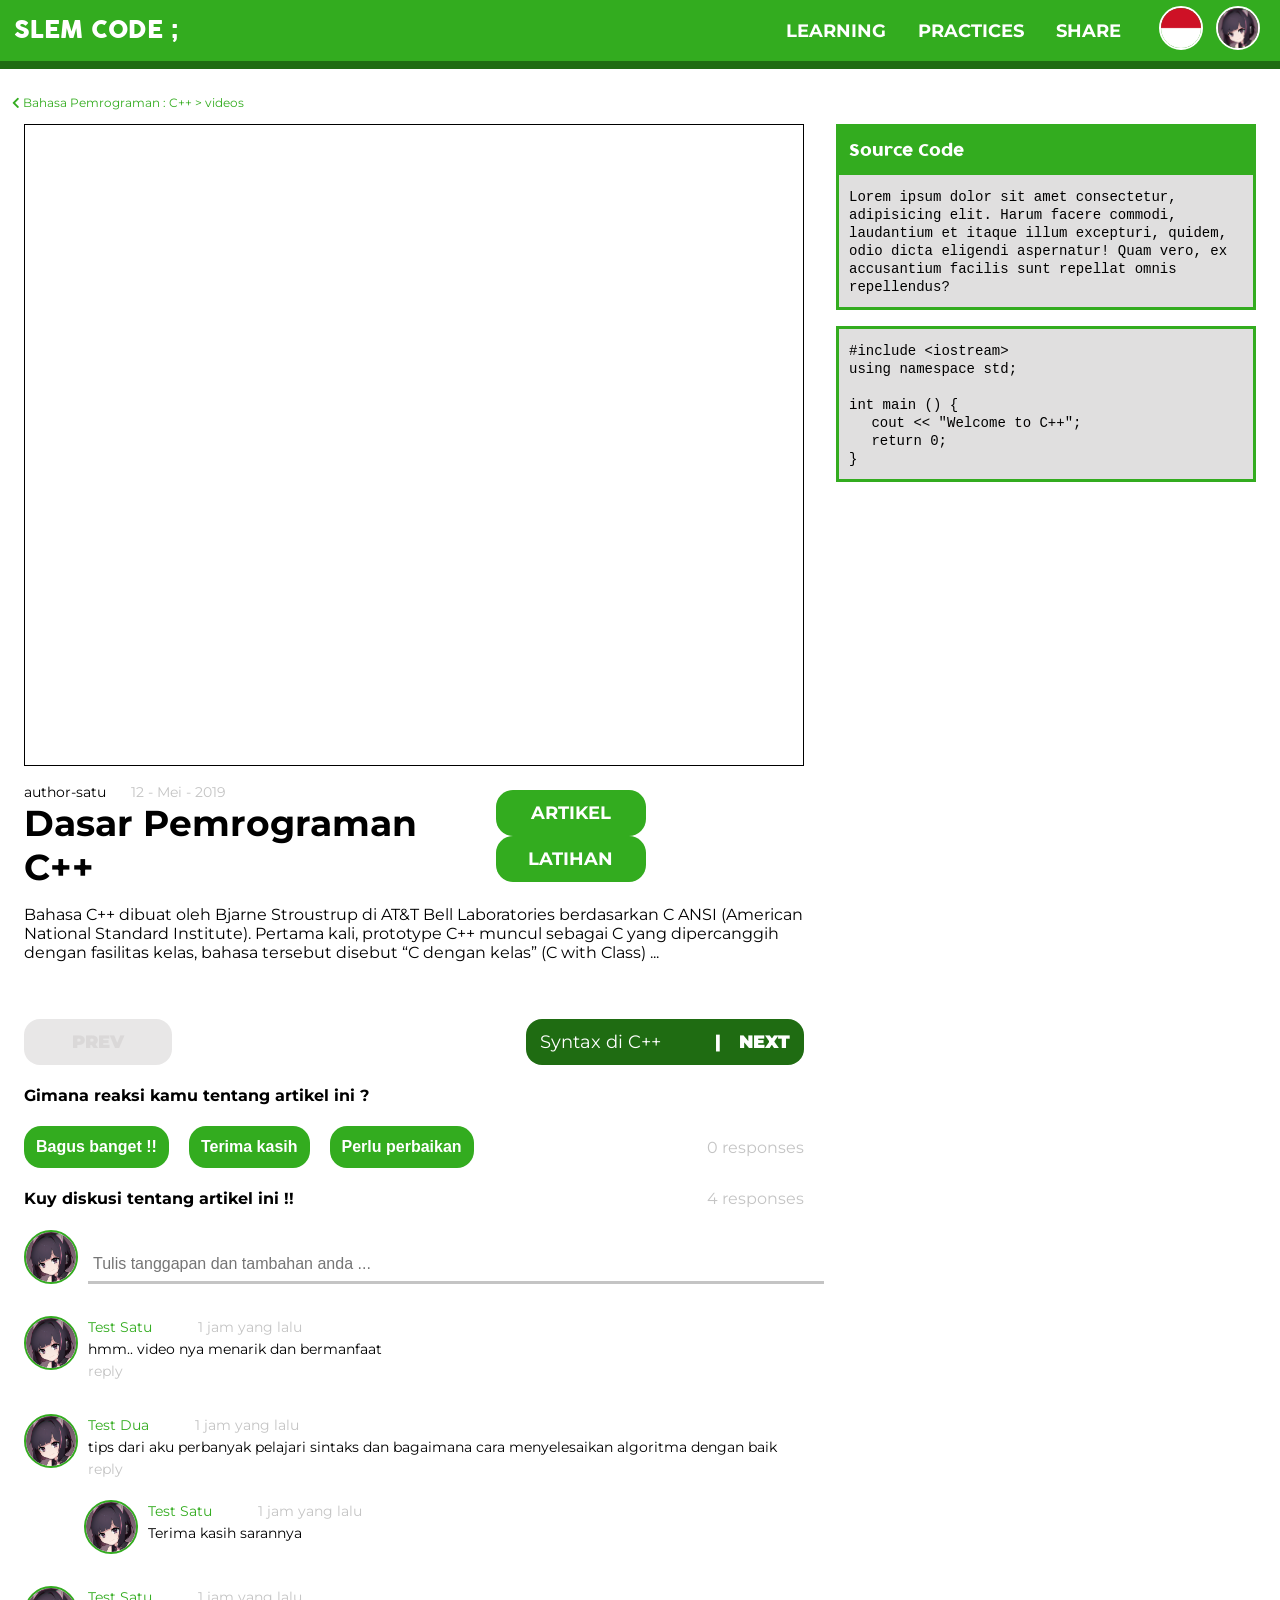
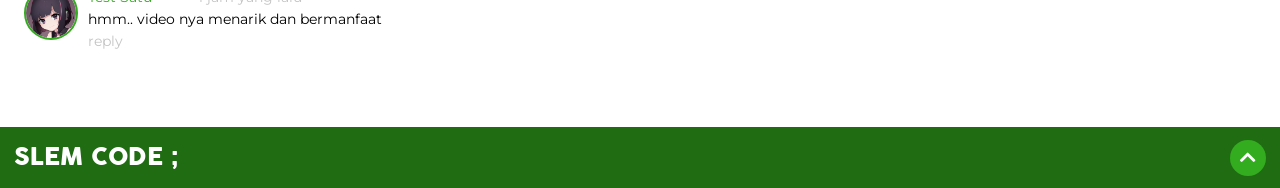
<file: Slem/c_plus_plus/videos/dasar-pemrograman-c++.html>
<!DOCTYPE html>
<html lang="en">
  <head>
    <meta charset="UTF-8" />
    <meta name="viewport" content="width=device-width, initial-scale=1.0" />
    <meta http-equiv="X-UA-Compatible" content="ie=edge" />
    <title>C Plus Plus &ndash; SLEM CODE ;</title>
    <link
      rel="stylesheet"
      href="https://use.fontawesome.com/releases/v5.7.2/css/all.css"
      integrity="sha384-fnmOCqbTlWIlj8LyTjo7mOUStjsKC4pOpQbqyi7RrhN7udi9RwhKkMHpvLbHG9Sr"
      crossorigin="anonymous"
    />
    <link
      href="https://fonts.googleapis.com/css?family=Montserrat&display=swap"
      rel="stylesheet"
    />
    <link rel="stylesheet" href="../../styles/main.css" />
    <link rel="stylesheet" href="../../styles/videos.css" />
    <link rel="stylesheet" href="../../styles/article-header.css" />
    <link rel="stylesheet" href="../../styles/code-box.css" />
    <link rel="stylesheet" href="../../styles/extras.css" />
  </head>
  <body>
    <nav class="navbar">
      <a href="../../" class="nav-brand nav-link">SLEM CODE ;</a>
      <a href="#" class="nav-link">LEARNING</a>
      <a href="#" class="nav-link">PRACTICES</a>
      <a href="#" class="nav-link">SHARE</a>
      <button class="nav-link lang-select ">
        <img src="../../assets/images/lang/ind.png" alt="ind.png" />
      </button>
      <button class="nav-link nav-user">
        <img src="../../assets/images/avatar.jpg" alt="avatar.jpg" />
      </button>
    </nav>

    <div class="content-wrapper">
      <header class="return-link-container">
        <a href="../">
          <i class="fas fa-chevron-left"></i>
          <span>Bahasa Pemrograman : C++ > videos</span>
        </a>
      </header>

      <div class="content-container">
        <section class="left-container">
          <article>
            <div class="video-container"></div>
            <header class="header-text-wrapper">
              <div class="header-text-left">
                <span>author-satu</span>
                <span class="date-published gray-text">12 - Mei - 2019</span>
                <div>Dasar Pemrograman C++</div>
              </div>
              <div class="header-text-right">
                <a
                  href="../articles/dasar-pemrograman-c++.html"
                  class="link-styling"
                >
                  ARTIKEL
                </a>
                <a
                  href="../practices/dasar-pemrograman-c++.html"
                  class="link-styling"
                >
                  LATIHAN
                </a>
              </div>
            </header>
            <p>
              Bahasa C++ dibuat oleh Bjarne Stroustrup di AT&T Bell Laboratories
              berdasarkan C ANSI (American National Standard Institute). Pertama
              kali, prototype C++ muncul sebagai C yang dipercanggih dengan
              fasilitas kelas, bahasa tersebut disebut “C dengan kelas” (C with
              Class) ...
            </p>
          </article>

          <footer class="content-footer">
            <a href="#" class="link-article-footer disable-link">
              PREV
            </a>
            <a href="#" class="link-article-footer">
              <span>Syntax di C++</span>
              <span>&emsp;|&emsp;NEXT</span>
            </a>
          </footer>

          <section class="reaction-wrapper">
            <header>
              <h4>Gimana reaksi kamu tentang artikel ini ?</h4>
            </header>
            <article class="reaction-container">
              <div class="reaction-button-wrapper">
                <button class="reaction-button button-style">
                  Bagus banget !!
                </button>
                <button class="reaction-button button-style">
                  Terima kasih
                </button>
                <button class="reaction-button button-style">
                  Perlu perbaikan
                </button>
              </div>
              <span class="gray-text">0 responses</span>
            </article>
          </section>

          <section class="comment-wrapper">
            <header>
              <h4>Kuy diskusi tentang artikel ini !!</h4>
              <span class="gray-text">4 responses</span>
            </header>
            <div class="comment-form-container">
              <a href="#" class="comment-avatar">
                <img src="../../assets/images/avatar.jpg" alt="avatar.jpg" />
              </a>
              <form action="">
                <input
                  type="text"
                  placeholder="Tulis tanggapan dan tambahan anda ..."
                  class="comment-input"
                />
              </form>
            </div>

            <article class="comment-container">
              <div class="main-comment">
                <a href="#" class="comment-avatar">
                  <img src="../../assets/images/avatar.jpg" alt="avatar.jpg" />
                </a>
                <div class="comment-placeholder">
                  <div class="comment-title">
                    <span>Test Satu</span>
                    <span class="gray-text">1 jam yang lalu</span>
                  </div>
                  <div>hmm.. video nya menarik dan bermanfaat</div>
                  <div class="gray-text">reply</div>
                </div>
              </div>
            </article>

            <article class="comment-container">
              <div class="main-comment">
                <a href="#" class="comment-avatar">
                  <img src="../../assets/images/avatar.jpg" alt="avatar.jpg" />
                </a>
                <div class="comment-placeholder">
                  <div class="comment-title">
                    <span>Test Dua</span>
                    <span class="gray-text">1 jam yang lalu</span>
                  </div>
                  <div>
                    tips dari aku perbanyak pelajari sintaks dan bagaimana cara
                    menyelesaikan algoritma dengan baik
                  </div>
                  <div class="gray-text">reply</div>
                </div>
              </div>

              <div class="reply-comment">
                <a href="#" class="comment-avatar">
                  <img src="../../assets/images/avatar.jpg" alt="avatar.jpg" />
                </a>
                <div class="comment-placeholder">
                  <div class="comment-title">
                    <span>Test Satu</span>
                    <span class="gray-text">1 jam yang lalu</span>
                  </div>
                  <div>Terima kasih sarannya</div>
                </div>
              </div>
            </article>

            <article class="comment-container">
              <div class="main-comment">
                <a href="#" class="comment-avatar">
                  <img src="../../assets/images/avatar.jpg" alt="avatar.jpg" />
                </a>
                <div class="comment-placeholder">
                  <div class="comment-title">
                    <span>Test Satu</span>
                    <span class="gray-text">1 jam yang lalu</span>
                  </div>
                  <div>hmm.. video nya menarik dan bermanfaat</div>
                  <div class="gray-text">reply</div>
                </div>
              </div>
            </article>
          </section>
        </section>
        <section class="right-container">
          <div class="code-box-wrapper">
            <div class="code-box-title">Source Code</div>
            <div class="code-box">
              <code>
                Lorem ipsum dolor sit amet consectetur, adipisicing elit. Harum
                facere commodi, laudantium et itaque illum excepturi, quidem,
                odio dicta eligendi aspernatur! Quam vero, ex accusantium
                facilis sunt repellat omnis repellendus?
              </code>
            </div>
          </div>
          <div class="code-box-wrapper">
            <div class="code-box">
              <code>
                #include &lt;iostream&gt; <br />
                using namespace std; <br /><br />
                int main () { <br />
                &emsp; cout &lt;&lt; "Welcome to C++"; <br />
                &emsp; return 0; <br />
                }
              </code>
            </div>
          </div>
        </section>
      </div>
    </div>

    <footer class="main-footer">
      <span class="nav-brand">SLEM CODE ;</span>
      <a href="#" class="nav-link">
        <i class="fas fa-chevron-up"></i>
      </a>
    </footer>
  </body>
</html>
</file>
<file: Slem/styles/main.css>
@font-face {
  font-family: "Cocogoose";
  src: url("../assets/fonts/Cocogoose_trial.otf");
}

html,
body {
  margin: 0;
  padding: 0;
  scroll-behavior: smooth;
}

body {
  font-family: "Montserrat";
}

.gray-text {
  color: #c4c4c4;
}

a {
  text-decoration: none;
  color: #33ac1f;
}

.link-styling {
  color: white;
  background-color: #33ac1f;
  padding: 12px;
  min-width: 7em;
  text-align: center;
  display: inline-block;
  font-size: 18px;
  border-radius: 17px;
  font-weight: 700;
}

a.disable-link {
  color: rgba(197, 196, 196, 0.4);
  background-color: rgba(197, 196, 196, 0.4);
  min-width: 9em;
  justify-content: center;
}

.return-link-container {
  font-size: 12px;
  padding: 14px 12px;
}

label {
  cursor: pointer;
}

.button-style {
  outline: none;
  border: none;
  color: white;
  font-size: 18px;
  font-weight: 900;
  padding: 12px;
  min-width: 7em;
  border-radius: 17px;
  cursor: pointer;
}

/* Navigation bar */
.navbar {
  display: inline-flex;
  position: fixed;
  width: 100%;
  background-color: #33ac1f;
  align-items: center;
  border-bottom: 8px solid #1f6c12;
  z-index: 2;
}

.nav-brand {
  font-family: "Cocogoose";
  font-size: 24px;
  color: white;
  margin: 12px auto 12px 14px;
}

.nav-link:not(.nav-brand) {
  font-size: 18px;
  margin-left: 32px;
  font-weight: 700;
}

a.nav-link {
  color: white;
}

button.nav-link.nav-user {
  margin-left: 1px;
  margin-right: 14px;
}

button.lang-select,
button.nav-user {
  background-color: transparent;
  border: none;
  outline: none;
  cursor: pointer;
}

.lang-select img,
.nav-user img {
  border-radius: 100%;
  border: 2px solid white;
  width: 40px;
  height: 40px;
}

/* Footer */
.main-footer {
  display: flex;
  margin-top: 2cm;
  background-color: #1f6c12;
  align-items: center;
}

.main-footer a.nav-link {
  background-color: #33ac1f;
  border-radius: 100%;
  padding: 7px 10px;
  margin-right: 14px;
}
</file>
<file: Slem/styles/home.css>
/* Banner */
header.main-banner {
  display: flex;
  height: 630px;
  background: linear-gradient(
      180deg,
      rgba(0, 0, 0, 0.6) 0%,
      rgba(255, 255, 255, 0) 100%
    ),
    linear-gradient(180deg, rgba(255, 255, 255, 0) 0%, rgba(0, 0, 0, 0.6) 100%),
    url("../assets/images/home/banner.jpg") no-repeat center center;
  background-size: cover;
  color: white;
  justify-content: center;
  align-items: center;
  flex-direction: column;
}

header.main-banner p {
  text-align: center;
  font-size: 48px;
  font-weight: 700;
  text-shadow: 0px 4px 4px rgba(0, 0, 0, 0.25);
}

/* Content Daftar Materi */
header > h1 {
  text-align: center;
  margin: 2em;
}

.materi-container {
  display: flex;
  padding: 4cm 3cm;
  color: white;
  margin: 3em;
  margin-top: 0;
  border-radius: 65px;
  justify-content: space-between;
  font-weight: 700;
}

.materi-container-header {
  font-size: 48px;
  align-self: center;
}

.materi-container-content {
  font-size: 18px;
  display: flex;
  flex-direction: column;
}

#daftar-materi .link-styling {
  align-self: flex-end;
}

.materi-dap {
  background: linear-gradient(
      270deg,
      rgba(4, 4, 4, 0.5) 0%,
      rgba(255, 255, 255, 0) 100%
    ),
    linear-gradient(
      270.72deg,
      rgba(255, 255, 255, 0) 1.06%,
      rgba(14, 14, 14, 0.5) 99.87%
    ),
    url("../assets/images/home/dap.jpg") no-repeat center center;
  background-size: cover;
}

.materi-cpp {
  background: linear-gradient(
      270deg,
      rgba(4, 4, 4, 0.5) 0%,
      rgba(255, 255, 255, 0) 100%
    ),
    linear-gradient(
      270.72deg,
      rgba(255, 255, 255, 0) 1.06%,
      rgba(14, 14, 14, 0.5) 99.87%
    ),
    url("../assets/images/home/cpp.jpg") no-repeat center center;
  background-size: cover;
}

.materi-container:last-child {
  background: linear-gradient(
      270deg,
      rgba(4, 4, 4, 0.5) 0%,
      rgba(255, 255, 255, 0) 100%
    ),
    linear-gradient(
      270.72deg,
      rgba(255, 255, 255, 0) 1.06%,
      rgba(14, 14, 14, 0.5) 99.87%
    );
  border-bottom-left-radius: 0;
  border-bottom-right-radius: 0;
  padding-bottom: 2cm;
}

/* Artikel Favorit & Video Favorit */
#materi-favorite article {
  display: flex;
  justify-content: space-around;
  color: white;
}

.favorite-container {
  display: flex;
  flex-direction: column;
  width: 443px;
  height: 294px;
  border-radius: 40px;
  justify-content: space-between;
}

.favorite-container-title-wrapper {
  margin-left: 1cm;
  margin-top: 0.5cm;
  font-weight: 700;
}

.favorite-container-materi {
  font-size: 14px;
  margin-bottom: 12px;
}

.favorite-container-title {
  font-size: 24px;
  margin: 0;
}

.favorite-container .favorite-link-wrapper {
  align-self: flex-end;
  margin-bottom: 1cm;
  margin-right: 1cm;
}
</file>
<file: Slem/styles/materi-page.css>
/* Content */
.materi-wrapper {
  padding-top: 68px;
}

.materi-wrapper article {
  margin-top: 3em;
}

.materi-container {
  display: flex;
  padding: 2cm 3cm;
  color: white;
  margin: 3em;
  margin-top: 0;
  border-radius: 65px;
  font-weight: 700;
  justify-content: space-between;
}

.materi-cpp {
  background: linear-gradient(
      270deg,
      rgba(4, 4, 4, 0.5) 0%,
      rgba(255, 255, 255, 0) 100%
    ),
    linear-gradient(
      270.72deg,
      rgba(255, 255, 255, 0) 1.06%,
      rgba(14, 14, 14, 0.5) 99.87%
    ),
    url("../assets/images/home/cpp.jpg") no-repeat center center;
  background-size: cover;
}

.materi-dap {
  background: linear-gradient(
      270deg,
      rgba(4, 4, 4, 0.5) 0%,
      rgba(255, 255, 255, 0) 100%
    ),
    linear-gradient(
      270.72deg,
      rgba(255, 255, 255, 0) 1.06%,
      rgba(14, 14, 14, 0.5) 99.87%
    ),
    url("../assets/images/home/dap.jpg") no-repeat center center;
  background-size: cover;
}

.materi-header-count {
  font-size: 24px;
  margin-bottom: 15px;
  margin-top: 0;
}

.materi-header-title {
  font-size: 48px;
  margin: 0;
}

.materi-link-container {
  align-self: flex-end;
}

.materi-link-container span {
  padding-left: 2em;
}
</file>
<file: Slem/styles/articles.css>
/* Content */
.content-wrapper {
  padding-top: 188px;
  justify-content: center;
  margin: 0 10cm;
}

.content-container {
  margin-top: 3em;
}

ul {
  list-style: none; /* Remove default bullets */
}

ul li::before {
  content: "\2022";
  color: #33ac1f;
  font-size: 24pt;
  font-weight: 900;
  display: inline-block;
  width: 0.5em;
  margin-left: -1em;
}

.highlight-item {
  color: #33ac1f;
}
</file>
<file: Slem/styles/article-header.css>
/* Article Header */
.main-header-wrapper {
  position: fixed;
  margin-top: 68px;
  padding-bottom: 1em;
  width: 100%;
  z-index: 1;
  box-shadow: 0 0 8px 2px rgba(0, 0, 0, 0.3);
  background-color: white;
}

.header-text-wrapper {
  margin-top: 1em;
  display: flex;
  justify-content: space-between;
}

.header-padding {
  padding: 0 1em;
}

.header-text-left span {
  font-size: 14px;
}

.date-published {
  margin-left: 1.5em;
}

.header-text-left div {
  font-size: 36px;
  font-weight: 700;
}

.header-text-right {
  align-self: center;
}

.header-text-right a {
  margin-left: 1em;
}
</file>
<file: Slem/styles/code-box.css>
/* Code Box */
.code-box-wrapper {
  border: 3px solid #33ac1f;
}

.code-box-title {
  color: white;
  font-family: "Cocogoose";
  background-color: #33ac1f;
}

.code-box {
  background-color: #e0dfdf;
  font-size: 14px;
}

.code-box-title,
.code-box {
  padding: 12px 10px;
}
</file>
<file: Slem/styles/extras.css>
/* Article Footer */
.content-footer {
  display: flex;
  margin-top: 1.5cm;
}

.link-article-footer {
  display: inline-flex;
  background-color: #1f6c12;
  color: white;
  font-size: 18px;
  padding: 12px 14px;
  border-radius: 16px;
  min-width: 250px;
}

.link-article-footer:first-child {
  margin-right: auto;
}

.link-article-footer:last-child {
  display: flex;
  justify-content: space-between;
}

.link-article-footer span:last-child {
  font-weight: 900;
}

.link-article-footer.disable-link {
  min-width: 120px;
  font-weight: 900;
}

/* Reaction */
.reaction-container {
  display: flex;
  align-items: center;
  justify-content: space-between;
}

.reaction-button {
  background-color: #33ac1f;
  font-size: 12pt;
  margin-right: 16px;
  font-weight: 700;
}

/* Comment */
.comment-wrapper header {
  display: flex;
  justify-content: space-between;
  align-items: center;
}

.comment-form-container {
  display: flex;
}

form {
  align-self: flex-end;
  width: 100%;
}

.comment-input {
  width: 100%;
  border: none;
  border-bottom: 3px solid #c4c4c4;
  margin-left: 10px;
  font-size: 16px;
  padding: 8px 5px;
}

.comment-avatar img {
  display: block;
  background-size: cover;
  width: 50px;
  height: 50px;
  border-radius: 100%;
  border: 2px solid #33ac1f;
}

.comment-container {
  margin-top: 2em;
}

.main-comment,
.reply-comment {
  display: flex;
}

.comment-placeholder {
  font-size: 14px;
  margin-left: 10px;
}

.comment-placeholder div {
  padding: 2px 0;
}

.comment-title span:first-child {
  color: #33ac1f;
}

.comment-title span:last-child {
  margin-left: 3em;
}

.reply-comment {
  margin-top: 20px;
  margin-left: 60px;
}
</file>
<file: Slem/styles/practices.css>
.return-link-container {
  display: flex;
  justify-content: space-between;
}

div.no-space {
  padding-bottom: 0;
  margin-top: 0;
  margin-bottom: 0;
}

.span-styling {
  background-color: #ddd;
  padding: 10px 12px;
  font-size: 18px;
  font-weight: 900;
  color: white;
  border-radius: 17px;
  min-width: 7em;
  text-align: center;
}

/* Content */
.content-wrapper {
  padding-top: 188px;
  justify-content: center;
  margin: 0 6cm;
}

.content-container {
  margin-top: 3em;
}

.content-title {
  display: flex;
  justify-content: space-between;
  align-items: center;
}

.content-title h2 {
  margin: 0;
}

.dark-green {
  background-color: #1f6c12;
}

.content-wrapper article {
  margin-left: 2em;
}

.content-answer div {
  margin-top: 1em;
}

.code-box-wrapper {
  margin: 2em 0;
}

[type="radio"]:checked,
[type="radio"]:not(:checked) {
  display: none;
}

[type="radio"]:checked + label,
[type="radio"]:not(:checked) + label {
  position: relative;
  padding-left: 28px;
  cursor: pointer;
}

[type="radio"]:checked + label:before,
[type="radio"]:not(:checked) + label:before {
  content: "";
  position: absolute;
  left: 0;
  top: 0;
  width: 18px;
  height: 18px;
  border: 1px solid #e5e5e5e5;
  border-radius: 100%;
  background-color: #e5e5e5e5;
}

[type="radio"]:checked + label:after,
[type="radio"]:not(:checked) + label:after {
  content: "";
  width: 16px;
  height: 16px;
  background-color: #1f6c12;
  position: absolute;
  top: 2px;
  left: 2px;
  border-radius: 100%;
  -webkit-transition: all 0.2s ease;
  transition: all 0.2s ease;
}

[type="radio"]:checked + .false:after,
[type="radio"]:not(:checked) + .false:after {
  background-color: #ac1f1f;
}

[type="radio"]:not(:checked) + label:after {
  opacity: 0;
  -webkit-transform: scale(0);
  transform: scale(0);
}

[type="radio"]:checked + label:after {
  opacity: 1;
  -webkit-transform: scale(1);
  transform: scale(1);
}

.content-footer {
  display: flex;
  margin-top: 3em;
}

.result {
  margin-left: auto;
  box-shadow: 0 2.5px 5px rgba(0, 0, 0, 0.2);
}

.result,
.benar {
  background-color: #33ac1f;
}

.salah {
  background-color: #ac1f1f;
}

.summary {
  font-weight: 900;
}
</file>
<file: Slem/styles/videos.css>
.content-wrapper {
  padding-top: 81px;
}

.content-container {
  display: flex;
}

.left-container {
  width: 65%;
  padding-left: 1.5em;
  padding-right: 1em;
}

.right-container {
  padding-right: 1.5em;
  padding-left: 1em;
  width: 35%;
}

.video-container {
  border: 1px solid black;
  height: 640px;
}

.code-box-wrapper:last-child {
  margin-top: 1em;
}
</file>
